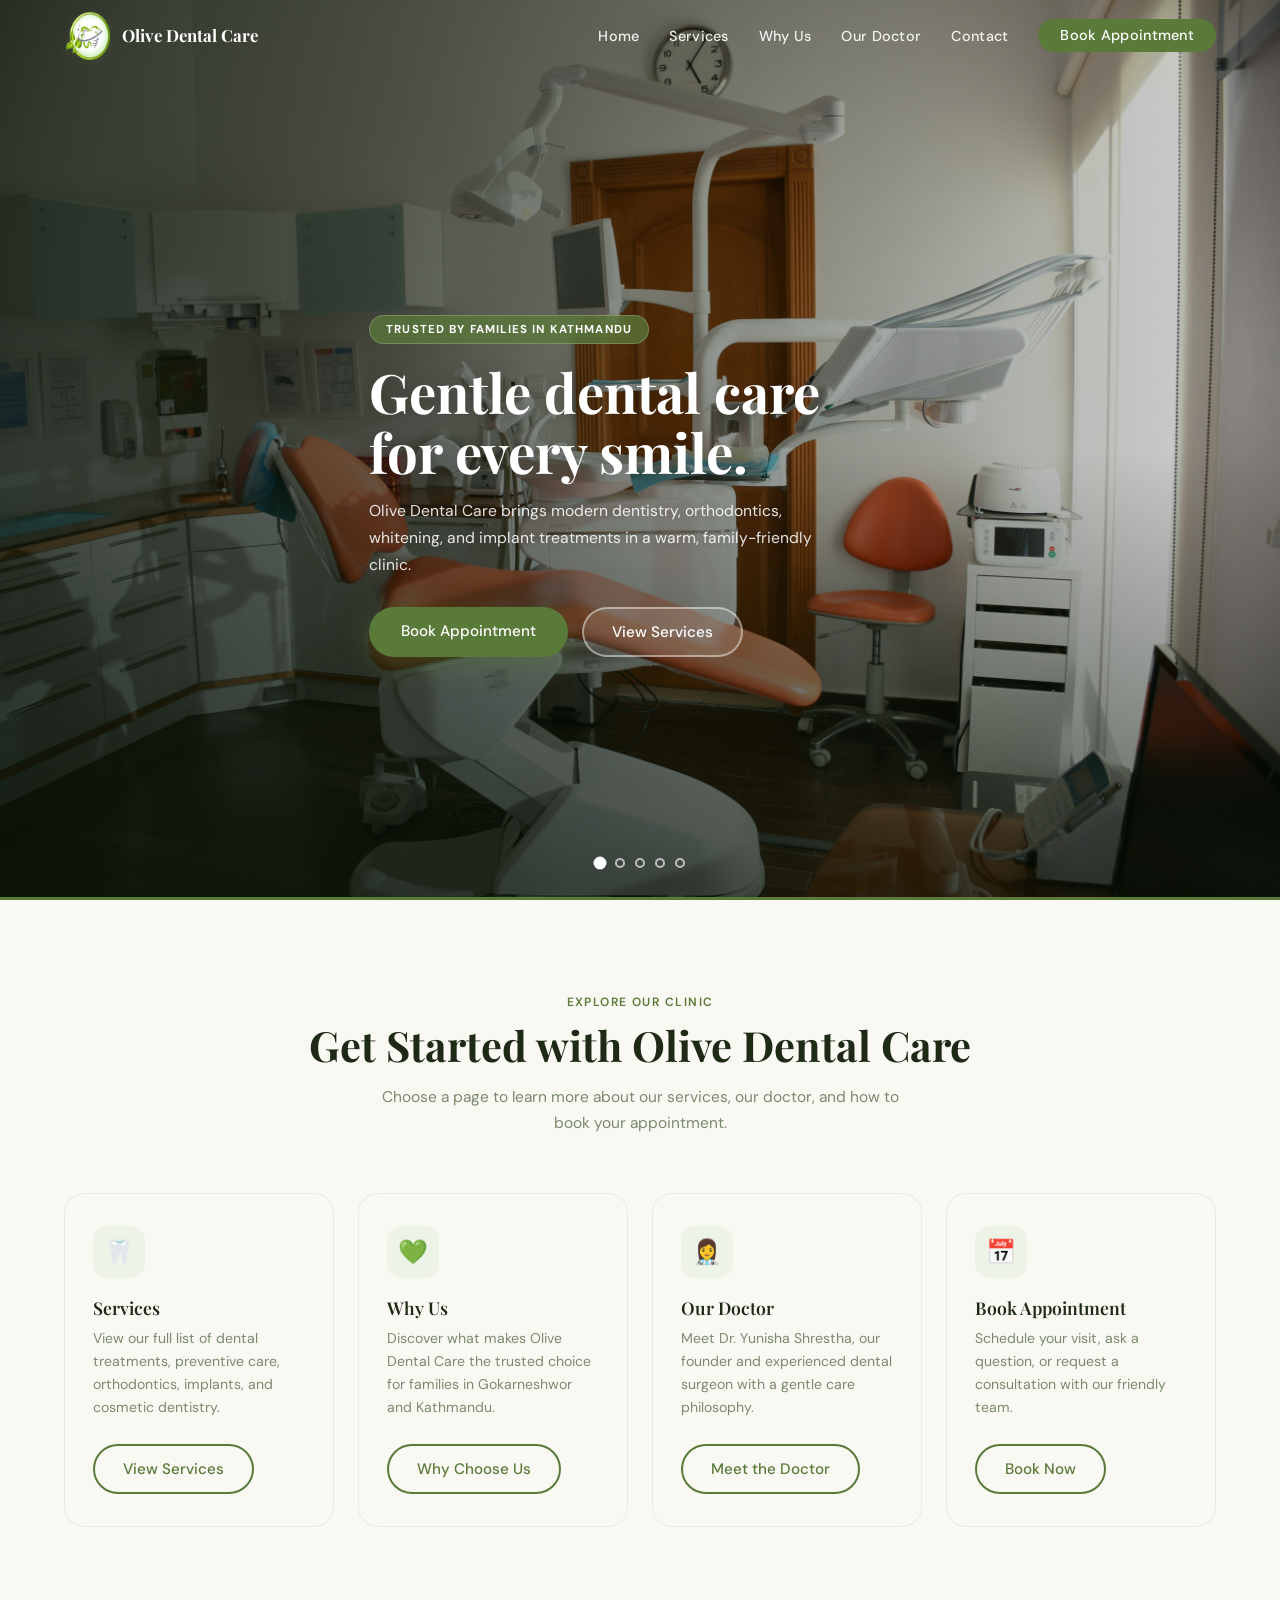
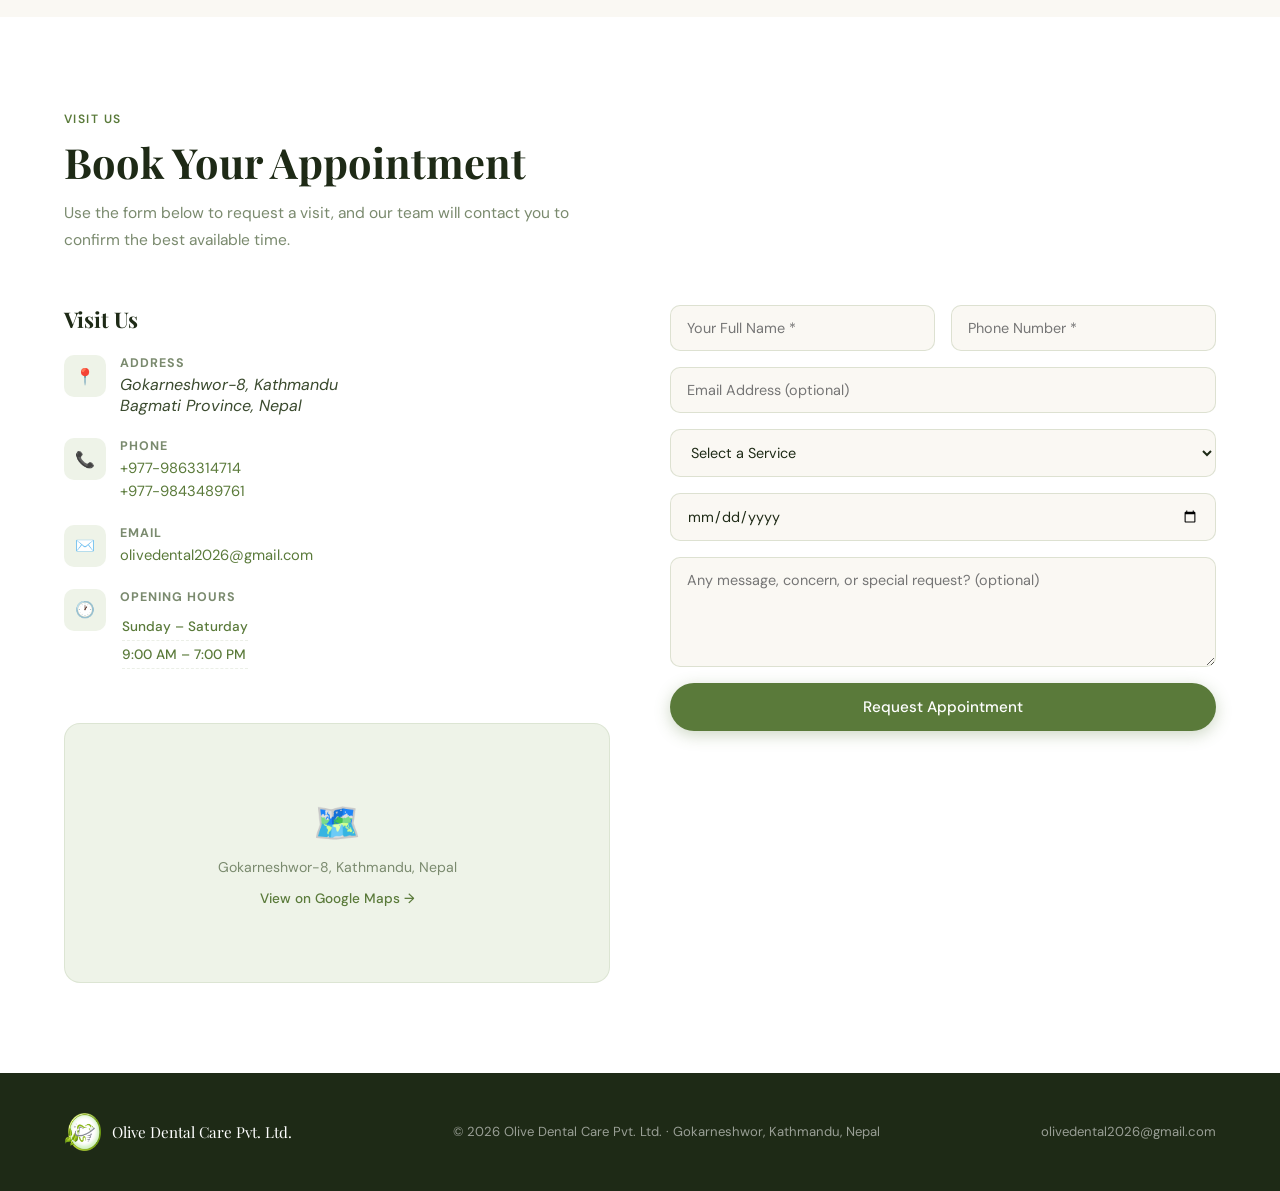
<file: index.html>
<!DOCTYPE html>
<html lang="en">
<head>
  <meta charset="UTF-8" />
  <meta name="google-site-verification" content="mtsyyZ1UPWiDQwqJOBrnK2V1NDoeUWFYy" />
  <meta name="viewport" content="width=device-width, initial-scale=1.0"/>
  <meta name="description" content="Olive Dental Care Pvt. Ltd. in Gokarneshwor, Kathmandu offers family-friendly dental care with modern equipment, orthodontics, implants, whitening, and preventive dentistry."/>
  <meta name="robots" content="index, follow"/>  <title>Olive Dental Care Pvt. Ltd. | Gokarneshwor, Kathmandu</title>
  <link rel="preconnect" href="https://fonts.googleapis.com"/>
  <link rel="preconnect" href="https://fonts.gstatic.com" crossorigin/>
  <link href="https://fonts.googleapis.com/css2?family=Playfair+Display:ital,wght@0,400;0,600;0,700;1,400&family=DM+Sans:wght@300;400;500&display=swap" rel="stylesheet"/>
  <link rel="canonical" href="https://www.olivedental.com.np/"/>
  <meta property="og:title" content="Olive Dental Care Pvt. Ltd. | Gokarneshwor, Kathmandu"/>
  <meta property="og:description" content="Family-friendly dental clinic in Gokarneshwor, Kathmandu offering modern dentistry, orthodontics, whitening, implants and preventive care."/>
  <meta property="og:type" content="website"/>
  <meta property="og:url" content="https://www.olivedental.com.np/"/>
  <meta property="og:image" content="https://www.olivedental.com.np/assets/logo.png"/>
  <meta name="twitter:card" content="summary_large_image"/>
  <meta name="twitter:title" content="Olive Dental Care Pvt. Ltd. | Gokarneshwor, Kathmandu"/>
  <meta name="twitter:description" content="Family-friendly dental clinic in Gokarneshwor, Kathmandu offering modern dentistry, orthodontics, whitening, implants and preventive care."/>
  <link rel="stylesheet" href="style.css"/>
  <script type="application/ld+json">
  {
    "@context": "https://schema.org",
    "@type": "Dentist",
    "name": "Olive Dental Care Pvt. Ltd.",
    "description": "Family-friendly dental clinic in Gokarneshwor, Kathmandu offering modern dentistry, orthodontics, whitening, implants, root canals and preventive care.",
    "address": {
      "@type": "PostalAddress",
      "streetAddress": "Gokarneshwor-8",
      "addressLocality": "Kathmandu",
      "addressRegion": "Bagmati Province",
      "addressCountry": "NP"
    },
    "telephone": "+977-9863314714",
    "email": "olivedental2026@gmail.com",
    "openingHours": ["Mo-Sa 09:00-19:00", "Su 09:00-19:00"],
    "areaServed": "Kathmandu"
  }
  </script>
</head>
<body>

<!-- ══════════════════════════════════════
     NAVIGATION
══════════════════════════════════════ -->
<nav id="navbar">
  <a href="index.html" class="nav-logo">
    <img src="assets/logo.png" alt="Olive Dental Care Logo"/>
    <div class="nav-logo-text">
      <strong>Olive Dental Care</strong>
    </div>
  </a>

  <button class="hamburger" id="hamburger" aria-label="Toggle menu">
    <span></span><span></span><span></span>
  </button>

  <ul class="nav-links" id="nav-links">
    <li><a href="index.html">Home</a></li>
    <li><a href="services.html">Services</a></li>
    <li><a href="why-us.html">Why Us</a></li>
    <li><a href="team.html">Our Doctor</a></li>
    <li><a href="contact.html">Contact</a></li>
    <li><a href="contact.html" class="nav-cta">Book Appointment</a></li>
  </ul>
</nav>
<main>

<!-- ══════════════════════════════════════
     HERO
══════════════════════════════════════ -->
<section class="hero" id="home">
  <div class="hero-slider">
    <div class="slide active"><img class="slide-hero1" src="assets/hero-1.jpg" alt="Dentist preparing dental tools for a patient"/></div>
    <div class="slide"><img src="assets/hero-2.jpg" alt="Dental professional reviewing a patient's x-ray"/></div>
    <div class="slide"><img src="assets/hero-3.jpg" alt="Modern dental clinic treatment room"/></div>
    <div class="slide"><img src="assets/hero-4.jpg" alt="Friendly dental team welcoming a patient"/></div>
    <div class="slide"><img src="assets/hero-5.jpg" alt="Patient smiling after dental treatment"/></div>
  </div>
  <div class="hero-content">
    <div class="hero-chip">Trusted by families in Kathmandu</div>
    <h1>Gentle dental care<br/>for every smile.</h1>
    <p>Olive Dental Care brings modern dentistry, orthodontics, whitening, and implant treatments in a warm, family-friendly clinic.</p>
    <div class="hero-actions">
      <a href="#contact" class="btn-primary">Book Appointment</a>
      <a href="services.html" class="btn-outline">View Services</a>
    </div>
  </div>
  <div class="hero-dots">
    <button class="slide-dot active" aria-label="Show image 1"></button>
    <button class="slide-dot" aria-label="Show image 2"></button>
    <button class="slide-dot" aria-label="Show image 3"></button>
    <button class="slide-dot" aria-label="Show image 4"></button>
    <button class="slide-dot" aria-label="Show image 5"></button>
  </div>
  <div class="hero-progress" id="hero-progress"></div>
</section>

<!-- ══════════════════════════════════════
     EXPLORE
══════════════════════════════════════ -->
<section id="explore">
  <div class="services-header reveal">
    <span class="section-label">Explore Our Clinic</span>
    <h2 class="section-title">Get Started with Olive Dental Care</h2>
    <p class="section-sub">Choose a page to learn more about our services, our doctor, and how to book your appointment.</p>
  </div>

  <div class="services-grid">
    <div class="service-card reveal">
      <div class="service-icon">🦷</div>
      <h3>Services</h3>
      <p>View our full list of dental treatments, preventive care, orthodontics, implants, and cosmetic dentistry.</p>
      <a href="services.html" class="btn-outline">View Services</a>
    </div>
    <div class="service-card reveal">
      <div class="service-icon">💚</div>
      <h3>Why Us</h3>
      <p>Discover what makes Olive Dental Care the trusted choice for families in Gokarneshwor and Kathmandu.</p>
      <a href="why-us.html" class="btn-outline">Why Choose Us</a>
    </div>
    <div class="service-card reveal">
      <div class="service-icon">👩‍⚕️</div>
      <h3>Our Doctor</h3>
      <p>Meet Dr. Yunisha Shrestha, our founder and experienced dental surgeon with a gentle care philosophy.</p>
      <a href="team.html" class="btn-outline">Meet the Doctor</a>
    </div>
    <div class="service-card reveal">
      <div class="service-icon">📅</div>
      <h3>Book Appointment</h3>
      <p>Schedule your visit, ask a question, or request a consultation with our friendly team.</p>
      <a href="contact.html" class="btn-outline">Book Now</a>
    </div>
  </div>
</section>
  <section id="contact">
    <div class="reveal">
      <span class="section-label">Visit Us</span>
      <h2 class="section-title">Book Your Appointment</h2>
      <p class="section-sub">Use the form below to request a visit, and our team will contact you to confirm the best available time.</p>
    </div>

    <div class="contact-wrap">
      <div class="contact-info reveal">
        <h3>Visit Us</h3>
        <div class="info-item">
          <div class="info-icon">📍</div>
          <div>
            <h5>Address</h5>
            <address>Gokarneshwor-8, Kathmandu<br/>Bagmati Province, Nepal</address>
          </div>
        </div>
        <div class="info-item">
          <div class="info-icon">📞</div>
          <div>
            <h5>Phone</h5>
            <p>
              <a href="tel:+97701XXXXXXX">+977-9863314714</a><br/>
              <a href="tel:+9779XXXXXXXXX">+977-9843489761</a>
            </p>
          </div>
        </div>
        <div class="info-item">
          <div class="info-icon">✉️</div>
          <div>
            <h5>Email</h5>
            <p><a href="mailto:olivedental2026@gmail.com">olivedental2026@gmail.com</a></p>
          </div>
        </div>
        <div class="info-item">
          <div class="info-icon">🕐</div>
          <div>
            <h5>Opening Hours</h5>
            <table class="hours-table">
              <tr><td>Sunday – Saturday</td></tr>
              <tr><td>9:00 AM – 7:00 PM</td></tr>
            </table>
          </div>
        </div>
        <div class="map-wrap reveal">
          <span>🗺️</span>
          <p>Gokarneshwor-8, Kathmandu, Nepal</p>
          <a href="https://maps.app.goo.gl/W4mNRPkaabusVkdQ7" target="_blank" rel="noopener">
            View on Google Maps →
          </a>
        </div>
      </div>
      <div class="reveal">
        <div class="contact-form" id="appt-form">
          <div class="form-row">
            <input type="text" placeholder="Your Full Name *" id="f-name" required/>
            <input type="tel" placeholder="Phone Number *" id="f-phone" required/>
          </div>
          <input type="email" placeholder="Email Address (optional)" id="f-email"/>
          <select id="f-service">
            <option value="" disabled selected>Select a Service</option>
            <option>General Check-up &amp; Cleaning</option>
            <option>Teeth Whitening</option>
            <option>Dental Filling</option>
            <option>Root Canal Treatment</option>
            <option>Orthodontics / Braces</option>
            <option>Crowns &amp; Bridges</option>
            <option>Dental Implants</option>
            <option>Paediatric Dentistry</option>
            <option>Other / Not Sure</option>
          </select>
          <input type="date" id="f-date"/>
          <textarea placeholder="Any message, concern, or special request? (optional)" id="f-msg"></textarea>
          <button class="btn-primary" onclick="submitForm()" type="button">
            Request Appointment
          </button>
          <div class="form-success" id="form-success">
            ✅ Thank you! We'll call you shortly to confirm your appointment.
          </div>
        </div>
      </div>
    </div>
  </section>
</main>


<!-- ══════════════════════════════════════
     FOOTER
══════════════════════════════════════ -->
<footer>
  <div class="footer-brand">
    <img src="assets/logo.png" alt="Olive Dental Care"/>
    <span>Olive Dental Care Pvt. Ltd.</span>
  </div>
  <p>© 2026 Olive Dental Care Pvt. Ltd. · Gokarneshwor, Kathmandu, Nepal</p>
  <p><a href="mailto:olivedental2026@gmail.com">olivedental2026@gmail.com</a></p>
</footer>


<script src="script.js"></script>
</body>
</html>
</file>
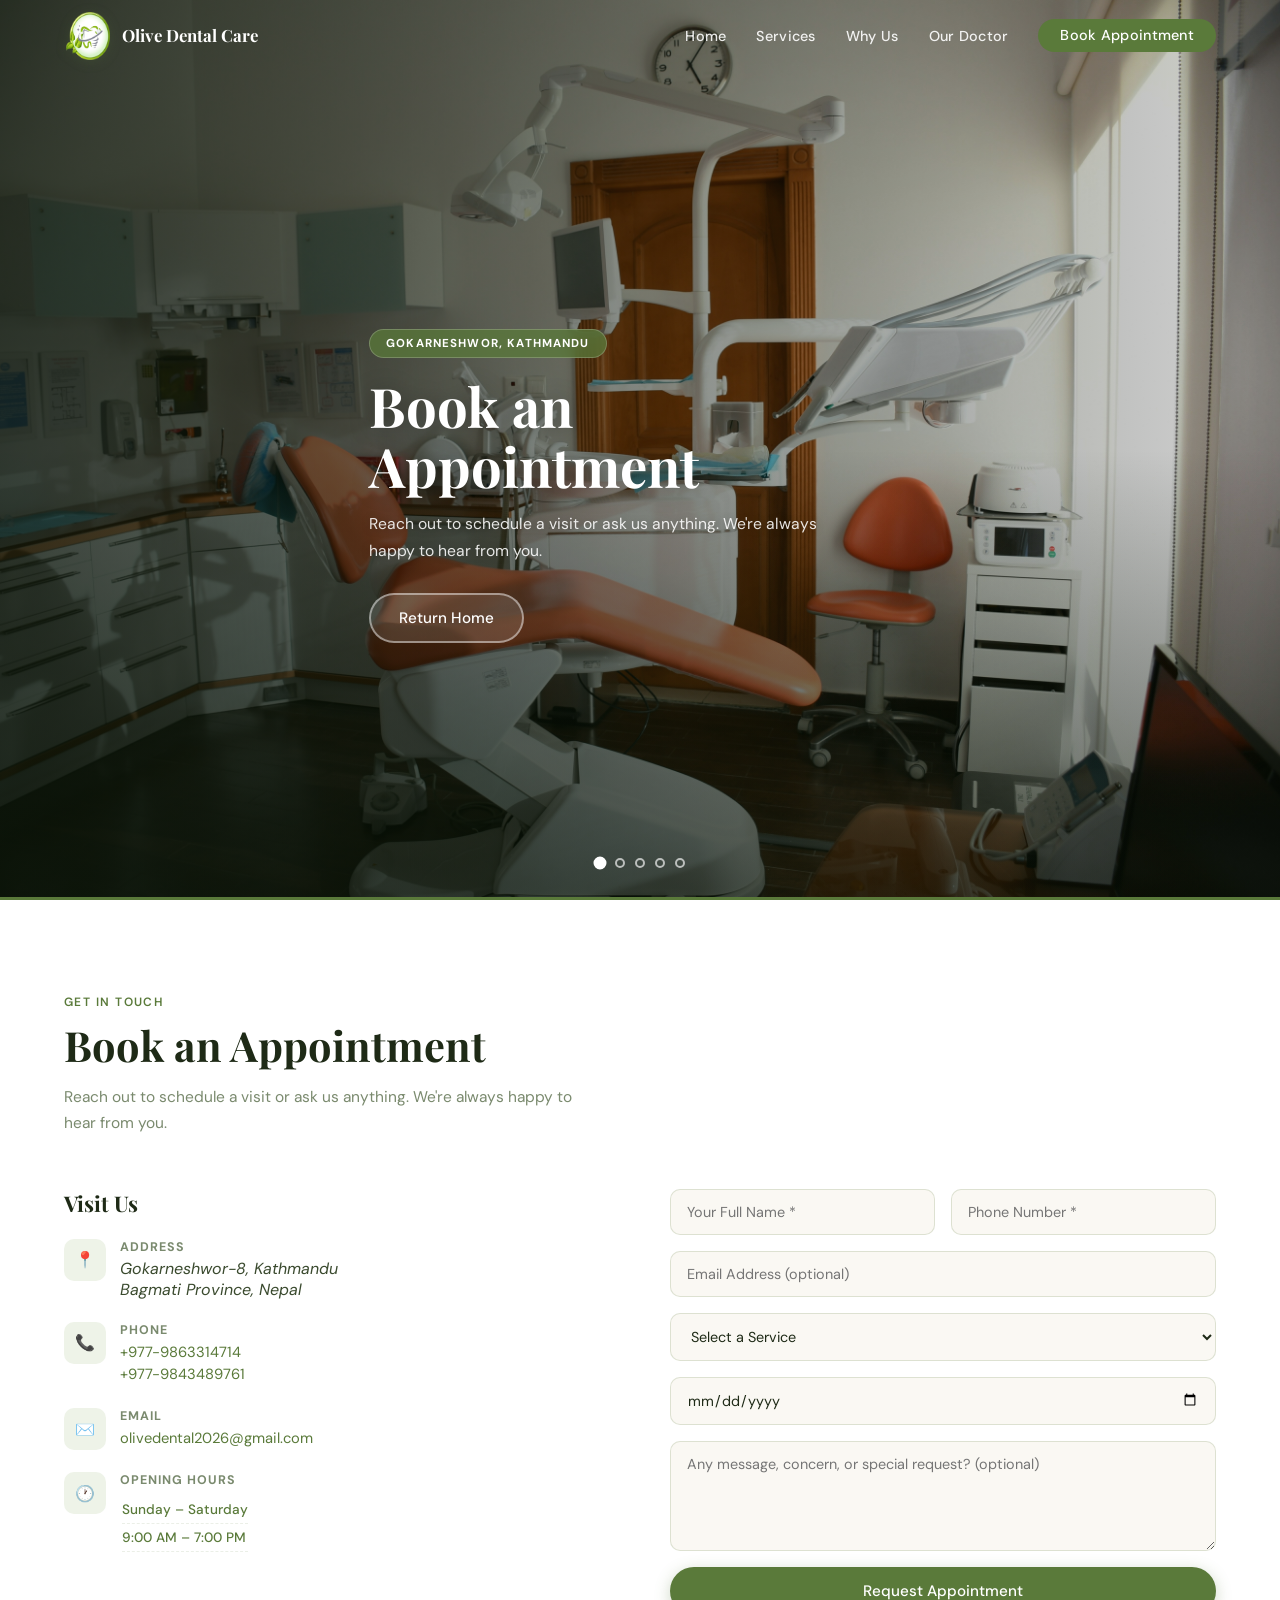
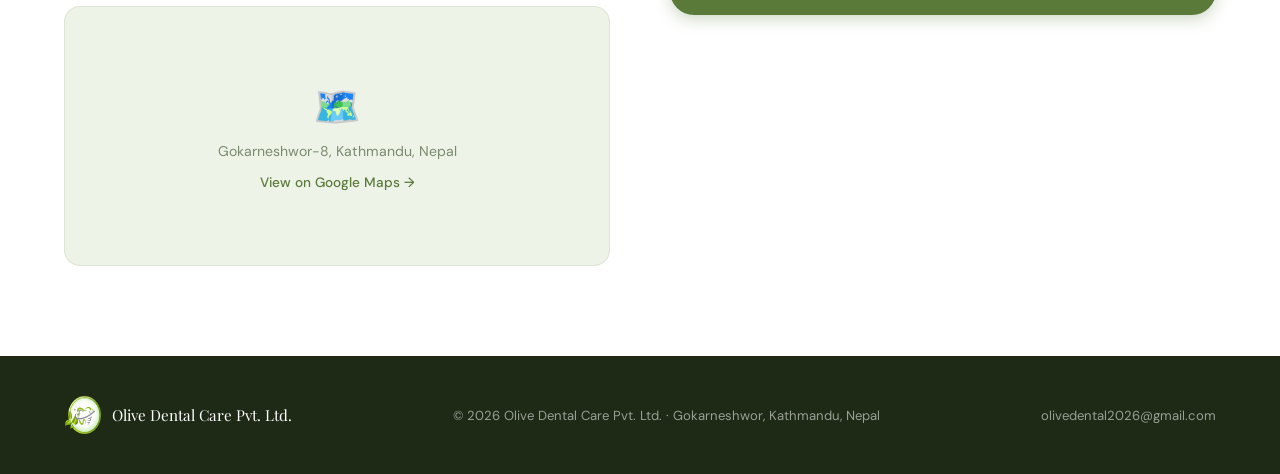
<file: contact.html>
<!DOCTYPE html>
<html lang="en">
<head>
  <meta charset="UTF-8" />
  <meta name="viewport" content="width=device-width, initial-scale=1.0"/>
  <meta name="description" content="Contact Olive Dental Care in Gokarneshwor, Kathmandu to book an appointment or ask about services, opening hours, and location."/>
  <meta name="google-site-verification" content="mtsyyZ1UPWiDQwqJOBrnK2V1NDoeUWFYy" />
  <meta name="robots" content="index, follow"/>
  <title>Contact | Olive Dental Care</title>
  <link rel="preconnect" href="https://fonts.googleapis.com"/>
  <link rel="preconnect" href="https://fonts.gstatic.com" crossorigin/>
  <link href="https://fonts.googleapis.com/css2?family=Playfair+Display:ital,wght@0,400;0,600;0,700;1,400&family=DM+Sans:wght@300;400;500&display=swap" rel="stylesheet"/>
  <link rel="canonical" href="https://www.olivedental.com.np/contact.html"/>
  <meta property="og:title" content="Contact | Olive Dental Care"/>
  <meta property="og:description" content="Contact Olive Dental Care in Gokarneshwor, Kathmandu to book an appointment or ask about services, opening hours, and location."/>
  <meta property="og:type" content="website"/>
  <meta property="og:url" content="https://www.olivedental.com.np/contact.html"/>
  <meta property="og:image" content="https://www.olivedental.com.np/assets/logo.png"/>
  <meta name="twitter:card" content="summary_large_image"/>
  <meta name="twitter:title" content="Contact | Olive Dental Care"/>
  <meta name="twitter:description" content="Contact Olive Dental Care in Gokarneshwor, Kathmandu to book an appointment or ask about services, opening hours, and location."/>
  <link rel="stylesheet" href="style.css"/>
</head>
<body>
<nav id="navbar">
  <a href="index.html" class="nav-logo">
    <img src="assets/logo.png" alt="Olive Dental Care Logo"/>
    <div class="nav-logo-text">
      <strong>Olive Dental Care</strong>
    </div>
  </a>
  <button class="hamburger" id="hamburger" aria-label="Toggle menu">
    <span></span><span></span><span></span>
  </button>
  <ul class="nav-links" id="nav-links">
    <li><a href="index.html">Home</a></li>
    <li><a href="services.html">Services</a></li>
    <li><a href="why-us.html">Why Us</a></li>
    <li><a href="team.html">Our Doctor</a></li>
    <li><a href="contact.html" class="nav-cta">Book Appointment</a></li>
  </ul>
</nav>
<main>
<section class="hero" id="home">
  <div class="hero-slider">
    <div class="slide active"><img class="slide-hero1" src="assets/hero-1.jpg" alt="Dentist preparing dental tools for a patient"/></div>
    <div class="slide"><img src="assets/hero-2.jpg" alt="Dental professional reviewing a patient's x-ray"/></div>
    <div class="slide"><img src="assets/hero-3.jpg" alt="Modern dental clinic treatment room"/></div>
    <div class="slide"><img src="assets/hero-4.jpg" alt="Friendly dental team welcoming a patient"/></div>
    <div class="slide"><img src="assets/hero-5.jpg" alt="Patient smiling after dental treatment"/></div>
  </div>
  <div class="hero-content">
    <div class="hero-badge">Gokarneshwor, Kathmandu</div>
    <h1>Book an Appointment</h1>
    <p>Reach out to schedule a visit or ask us anything. We're always happy to hear from you.</p>
    <div class="hero-actions">
      <a href="index.html" class="btn-outline">Return Home</a>
    </div>
  </div>
  <div class="hero-dots">
    <button class="slide-dot active" aria-label="Show image 1"></button>
    <button class="slide-dot" aria-label="Show image 2"></button>
    <button class="slide-dot" aria-label="Show image 3"></button>
    <button class="slide-dot" aria-label="Show image 4"></button>
    <button class="slide-dot" aria-label="Show image 5"></button>
  </div>
  <div class="hero-progress" id="hero-progress"></div>
</section>

  <section id="contact">
    <div class="reveal">
      <span class="section-label">Get in Touch</span>
      <h2 class="section-title">Book an Appointment</h2>
      <p class="section-sub">Reach out to schedule a visit or ask us anything. We're always happy to hear from you.</p>
    </div>

    <div class="contact-wrap">
      <div class="contact-info reveal">
        <h3>Visit Us</h3>
        <div class="info-item">
          <div class="info-icon">📍</div>
          <div>
            <h5>Address</h5>
            <address>Gokarneshwor-8, Kathmandu<br/>Bagmati Province, Nepal</address>
          </div>
        </div>
        <div class="info-item">
          <div class="info-icon">📞</div>
          <div>
            <h5>Phone</h5>
            <p>
              <a href="tel:+97701XXXXXXX">+977-9863314714</a><br/>
              <a href="tel:+9779XXXXXXXXX">+977-9843489761</a>
            </p>
          </div>
        </div>
        <div class="info-item">
          <div class="info-icon">✉️</div>
          <div>
            <h5>Email</h5>
            <p><a href="mailto:olivedental2026@gmail.com">olivedental2026@gmail.com</a></p>
          </div>
        </div>
        <div class="info-item">
          <div class="info-icon">🕐</div>
          <div>
            <h5>Opening Hours</h5>
            <table class="hours-table">
              <tr><td>Sunday – Saturday</td></tr>
              <tr><td>9:00 AM – 7:00 PM</td></tr>
            </table>
          </div>
        </div>
        <div class="map-wrap reveal">
          <span>🗺️</span>
          <p>Gokarneshwor-8, Kathmandu, Nepal</p>
          <a href="https://maps.app.goo.gl/W4mNRPkaabusVkdQ7" target="_blank" rel="noopener">
            View on Google Maps →
          </a>
        </div>
      </div>
      <div class="reveal">
        <div class="contact-form" id="appt-form">
          <div class="form-row">
            <input type="text" placeholder="Your Full Name *" id="f-name" required/>
            <input type="tel" placeholder="Phone Number *" id="f-phone" required/>
          </div>
          <input type="email" placeholder="Email Address (optional)" id="f-email"/>
          <select id="f-service">
            <option value="" disabled selected>Select a Service</option>
            <option>General Check-up &amp; Cleaning</option>
            <option>Teeth Whitening</option>
            <option>Dental Filling</option>
            <option>Root Canal Treatment</option>
            <option>Orthodontics / Braces</option>
            <option>Crowns &amp; Bridges</option>
            <option>Dental Implants</option>
            <option>Paediatric Dentistry</option>
            <option>Other / Not Sure</option>
          </select>
          <input type="date" id="f-date"/>
          <textarea placeholder="Any message, concern, or special request? (optional)" id="f-msg"></textarea>
          <button class="btn-primary" onclick="submitForm()" type="button">
            Request Appointment
          </button>
          <div class="form-success" id="form-success">
            ✅ Thank you! We'll call you shortly to confirm your appointment.
          </div>
        </div>
      </div>
    </div>
  </section>
</main>
<footer>
  <div class="footer-brand">
    <img src="assets/logo.png" alt="Olive Dental Care"/>
    <span>Olive Dental Care Pvt. Ltd.</span>
  </div>
  <p>© 2026 Olive Dental Care Pvt. Ltd. · Gokarneshwor, Kathmandu, Nepal</p>
  <p><a href="mailto:olivedental2026@gmail.com">olivedental2026@gmail.com</a></p>
</footer>
<script src="script.js"></script>
</body>
</html>
</file>
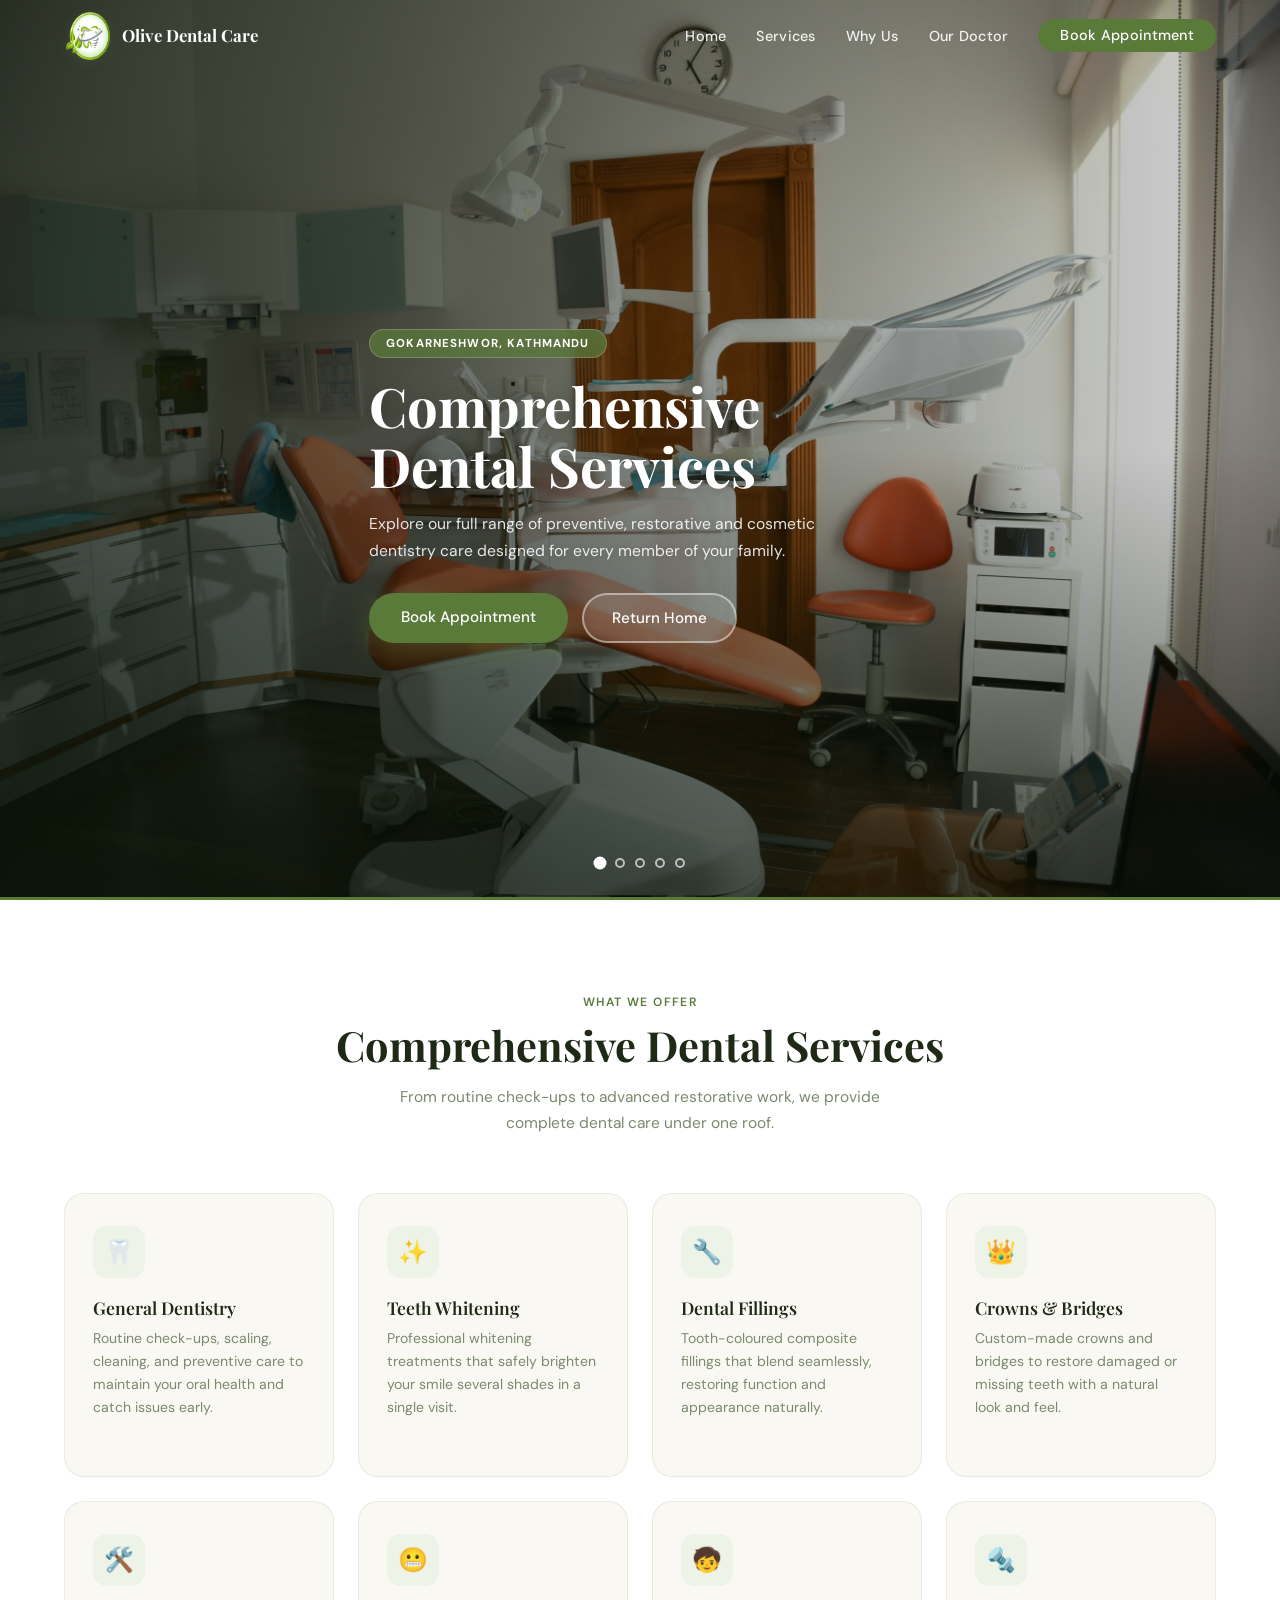
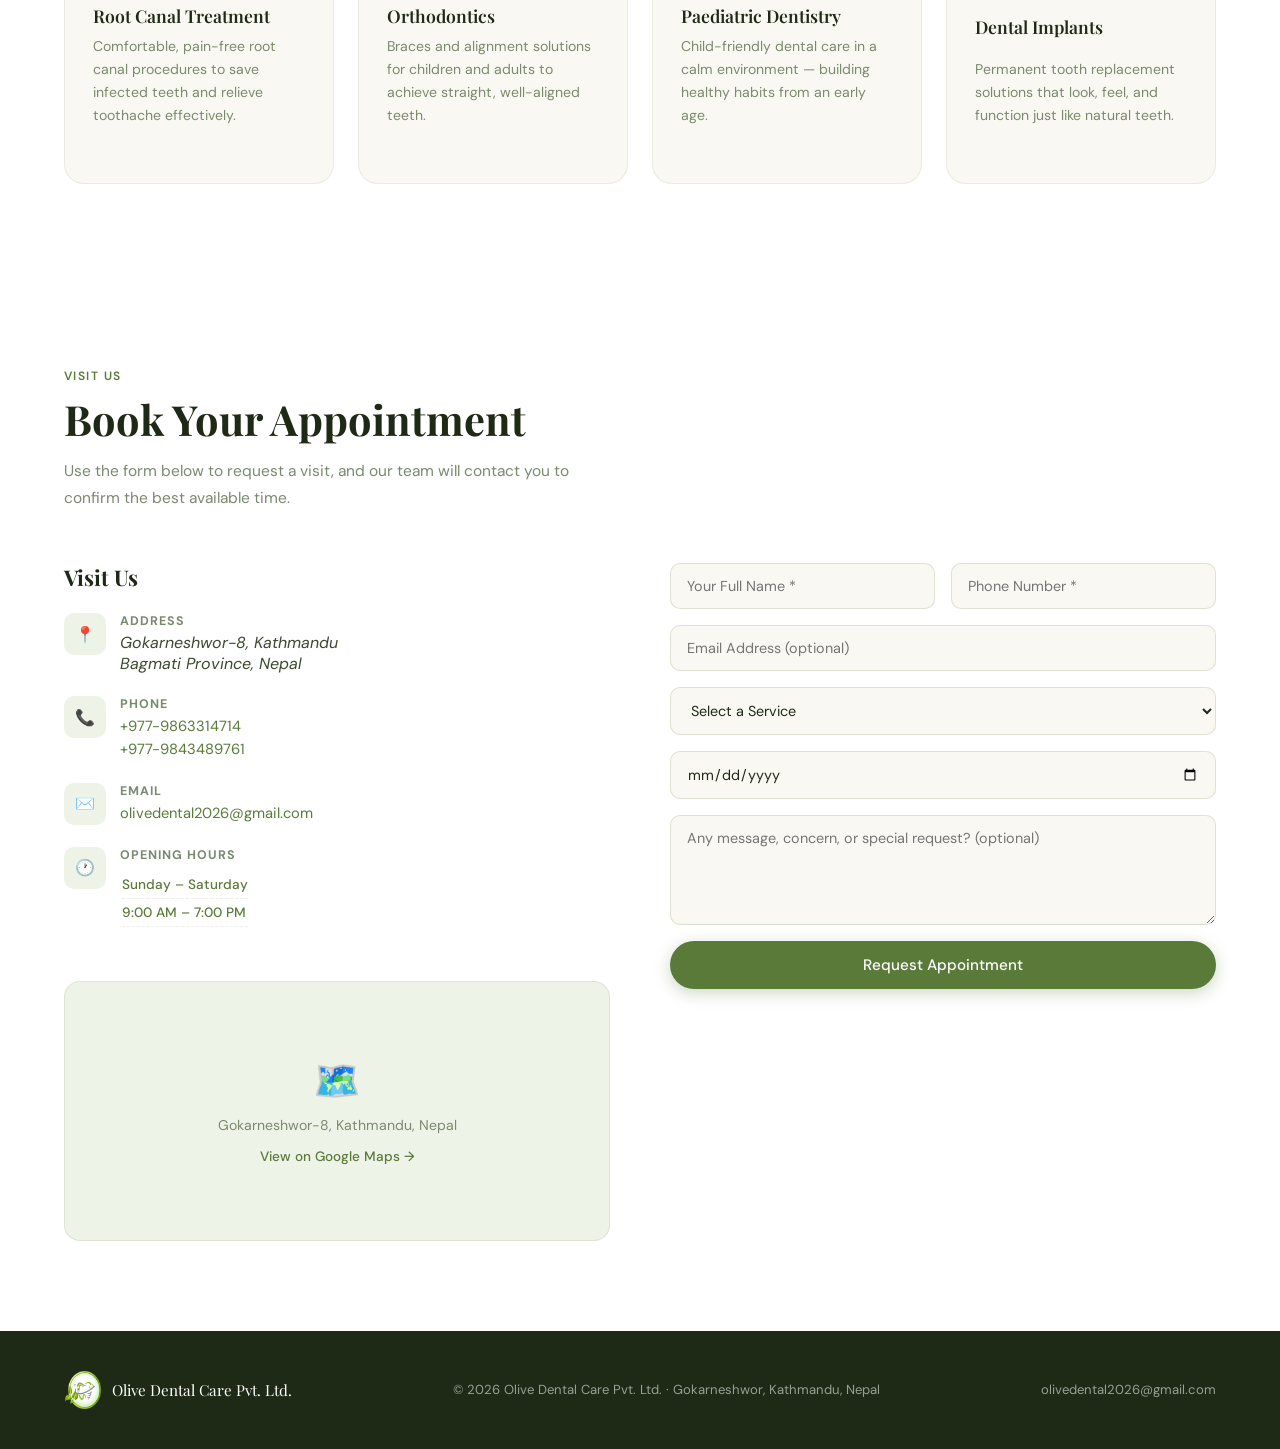
<file: services.html>
<!DOCTYPE html>
<html lang="en">
<head>
  <meta charset="UTF-8" />
  <meta name="viewport" content="width=device-width, initial-scale=1.0"/>
  <meta name="description" content="Discover Olive Dental Care services in Gokarneshwor, Kathmandu including general dentistry, whitening, orthodontics, implants, and restorative care."/>
  <meta name="google-site-verification" content="mtsyyZ1UPWiDQwqJOBrnK2V1NDoeUWFYy" />
  <meta name="robots" content="index, follow"/>
  <title>Services | Olive Dental Care Pvt. Ltd.</title>
  <link rel="preconnect" href="https://fonts.googleapis.com"/>
  <link rel="preconnect" href="https://fonts.gstatic.com" crossorigin/>
  <link href="https://fonts.googleapis.com/css2?family=Playfair+Display:ital,wght@0,400;0,600;0,700;1,400&family=DM+Sans:wght@300;400;500&display=swap" rel="stylesheet"/>
  <link rel="canonical" href="https://www.olivedental.com.np/services.html"/>
  <meta property="og:title" content="Services | Olive Dental Care Pvt. Ltd."/>
  <meta property="og:description" content="Discover Olive Dental Care services: general dentistry, whitening, orthodontics, implants, root canal and restorative care in Kathmandu."/>
  <meta property="og:type" content="website"/>
  <meta property="og:url" content="https://www.olivedental.com.np/services.html"/>
  <meta property="og:image" content="https://www.olivedental.com.np/assets/logo.png"/>
  <meta name="twitter:card" content="summary_large_image"/>
  <meta name="twitter:title" content="Services | Olive Dental Care Pvt. Ltd."/>
  <meta name="twitter:description" content="Discover Olive Dental Care services: general dentistry, whitening, orthodontics, implants, root canal and restorative care in Kathmandu."/>
  <link rel="stylesheet" href="style.css"/>
</head>
<body>
<nav id="navbar">
  <a href="index.html" class="nav-logo">
    <img src="assets/logo.png" alt="Olive Dental Care Logo"/>
    <div class="nav-logo-text">
      <strong>Olive Dental Care</strong>
    </div>
  </a>
  <button class="hamburger" id="hamburger" aria-label="Toggle menu">
    <span></span><span></span><span></span>
  </button>
  <ul class="nav-links" id="nav-links">
    <li><a href="index.html">Home</a></li>
    <li><a href="services.html">Services</a></li>
    <li><a href="why-us.html">Why Us</a></li>
    <li><a href="team.html">Our Doctor</a></li>
    <li><a href="contact.html" class="nav-cta">Book Appointment</a></li>
  </ul>
</nav>
<main>
<section class="hero" id="home">
  <div class="hero-slider">
    <div class="slide active"><img class="slide-hero1" src="assets/hero-1.jpg" alt="Dentist preparing dental tools for a patient"/></div>
    <div class="slide"><img src="assets/hero-2.jpg" alt="Dental professional reviewing a patient's x-ray"/></div>
    <div class="slide"><img src="assets/hero-3.jpg" alt="Modern dental clinic treatment room"/></div>
    <div class="slide"><img src="assets/hero-4.jpg" alt="Friendly dental team welcoming a patient"/></div>
    <div class="slide"><img src="assets/hero-5.jpg" alt="Patient smiling after dental treatment"/></div>
  </div>
  <div class="hero-content">
    <div class="hero-badge">Gokarneshwor, Kathmandu</div>
    <h1>Comprehensive Dental Services</h1>
    <p>Explore our full range of preventive, restorative and cosmetic dentistry care designed for every member of your family.</p>
    <div class="hero-actions">
      <a href="#contact" class="btn-primary">Book Appointment</a>
      <a href="index.html" class="btn-outline">Return Home</a>
    </div>
  </div>
  <div class="hero-dots">
    <button class="slide-dot active" aria-label="Show image 1"></button>
    <button class="slide-dot" aria-label="Show image 2"></button>
    <button class="slide-dot" aria-label="Show image 3"></button>
    <button class="slide-dot" aria-label="Show image 4"></button>
    <button class="slide-dot" aria-label="Show image 5"></button>
  </div>
  <div class="hero-progress" id="hero-progress"></div>
</section>

  <section id="services">
    <div class="services-header reveal">
      <span class="section-label">What We Offer</span>
      <h2 class="section-title">Comprehensive Dental Services</h2>
      <p class="section-sub">From routine check-ups to advanced restorative work, we provide complete dental care under one roof.</p>
    </div>

    <div class="services-grid">
      <div class="service-card reveal">
        <div class="service-icon">🦷</div>
        <h3>General Dentistry</h3>
        <p>Routine check-ups, scaling, cleaning, and preventive care to maintain your oral health and catch issues early.</p>
      </div>
      <div class="service-card reveal">
        <div class="service-icon">✨</div>
        <h3>Teeth Whitening</h3>
        <p>Professional whitening treatments that safely brighten your smile several shades in a single visit.</p>
      </div>
      <div class="service-card reveal">
        <div class="service-icon">🔧</div>
        <h3>Dental Fillings</h3>
        <p>Tooth-coloured composite fillings that blend seamlessly, restoring function and appearance naturally.</p>
      </div>
      <div class="service-card reveal">
        <div class="service-icon">👑</div>
        <h3>Crowns &amp; Bridges</h3>
        <p>Custom-made crowns and bridges to restore damaged or missing teeth with a natural look and feel.</p>
      </div>
      <div class="service-card reveal">
        <div class="service-icon">🛠️</div>
        <h3>Root Canal Treatment</h3>
        <p>Comfortable, pain-free root canal procedures to save infected teeth and relieve toothache effectively.</p>
      </div>
      <div class="service-card reveal">
        <div class="service-icon">😬</div>
        <h3>Orthodontics</h3>
        <p>Braces and alignment solutions for children and adults to achieve straight, well-aligned teeth.</p>
      </div>
      <div class="service-card reveal">
        <div class="service-icon">🧒</div>
        <h3>Paediatric Dentistry</h3>
        <p>Child-friendly dental care in a calm environment — building healthy habits from an early age.</p>
      </div>
      <div class="service-card reveal">
        <div class="service-icon">🔩</div>
        <h3>Dental Implants</h3>
        <p>Permanent tooth replacement solutions that look, feel, and function just like natural teeth.</p>
      </div>
    </div>
  </section>
  <section id="contact">
    <div class="reveal">
      <span class="section-label">Visit Us</span>
      <h2 class="section-title">Book Your Appointment</h2>
      <p class="section-sub">Use the form below to request a visit, and our team will contact you to confirm the best available time.</p>
    </div>

    <div class="contact-wrap">
      <div class="contact-info reveal">
        <h3>Visit Us</h3>
        <div class="info-item">
          <div class="info-icon">📍</div>
          <div>
            <h5>Address</h5>
            <address>Gokarneshwor-8, Kathmandu<br/>Bagmati Province, Nepal</address>
          </div>
        </div>
        <div class="info-item">
          <div class="info-icon">📞</div>
          <div>
            <h5>Phone</h5>
            <p>
              <a href="tel:+97701XXXXXXX">+977-9863314714</a><br/>
              <a href="tel:+9779XXXXXXXXX">+977-9843489761</a>
            </p>
          </div>
        </div>
        <div class="info-item">
          <div class="info-icon">✉️</div>
          <div>
            <h5>Email</h5>
            <p><a href="mailto:olivedental2026@gmail.com">olivedental2026@gmail.com</a></p>
          </div>
        </div>
        <div class="info-item">
          <div class="info-icon">🕐</div>
          <div>
            <h5>Opening Hours</h5>
            <table class="hours-table">
              <tr><td>Sunday – Saturday</td></tr>
              <tr><td>9:00 AM – 7:00 PM</td></tr>
            </table>
          </div>
        </div>
        <div class="map-wrap reveal">
          <span>🗺️</span>
          <p>Gokarneshwor-8, Kathmandu, Nepal</p>
          <a href="https://maps.app.goo.gl/W4mNRPkaabusVkdQ7" target="_blank" rel="noopener">
            View on Google Maps →
          </a>
        </div>
      </div>
      <div class="reveal">
        <div class="contact-form" id="appt-form">
          <div class="form-row">
            <input type="text" placeholder="Your Full Name *" id="f-name" required/>
            <input type="tel" placeholder="Phone Number *" id="f-phone" required/>
          </div>
          <input type="email" placeholder="Email Address (optional)" id="f-email"/>
          <select id="f-service">
            <option value="" disabled selected>Select a Service</option>
            <option>General Check-up &amp; Cleaning</option>
            <option>Teeth Whitening</option>
            <option>Dental Filling</option>
            <option>Root Canal Treatment</option>
            <option>Orthodontics / Braces</option>
            <option>Crowns &amp; Bridges</option>
            <option>Dental Implants</option>
            <option>Paediatric Dentistry</option>
            <option>Other / Not Sure</option>
          </select>
          <input type="date" id="f-date"/>
          <textarea placeholder="Any message, concern, or special request? (optional)" id="f-msg"></textarea>
          <button class="btn-primary" onclick="submitForm()" type="button">
            Request Appointment
          </button>
          <div class="form-success" id="form-success">
            ✅ Thank you! We'll call you shortly to confirm your appointment.
          </div>
        </div>
      </div>
    </div>
  </section>
</main>
<footer>
  <div class="footer-brand">
    <img src="assets/logo.png" alt="Olive Dental Care"/>
    <span>Olive Dental Care Pvt. Ltd.</span>
  </div>
  <p>© 2026 Olive Dental Care Pvt. Ltd. · Gokarneshwor, Kathmandu, Nepal</p>
  <p><a href="mailto:olivedental2026@gmail.com">olivedental2026@gmail.com</a></p>
</footer>
<script src="script.js"></script>
</body>
</html>
</file>
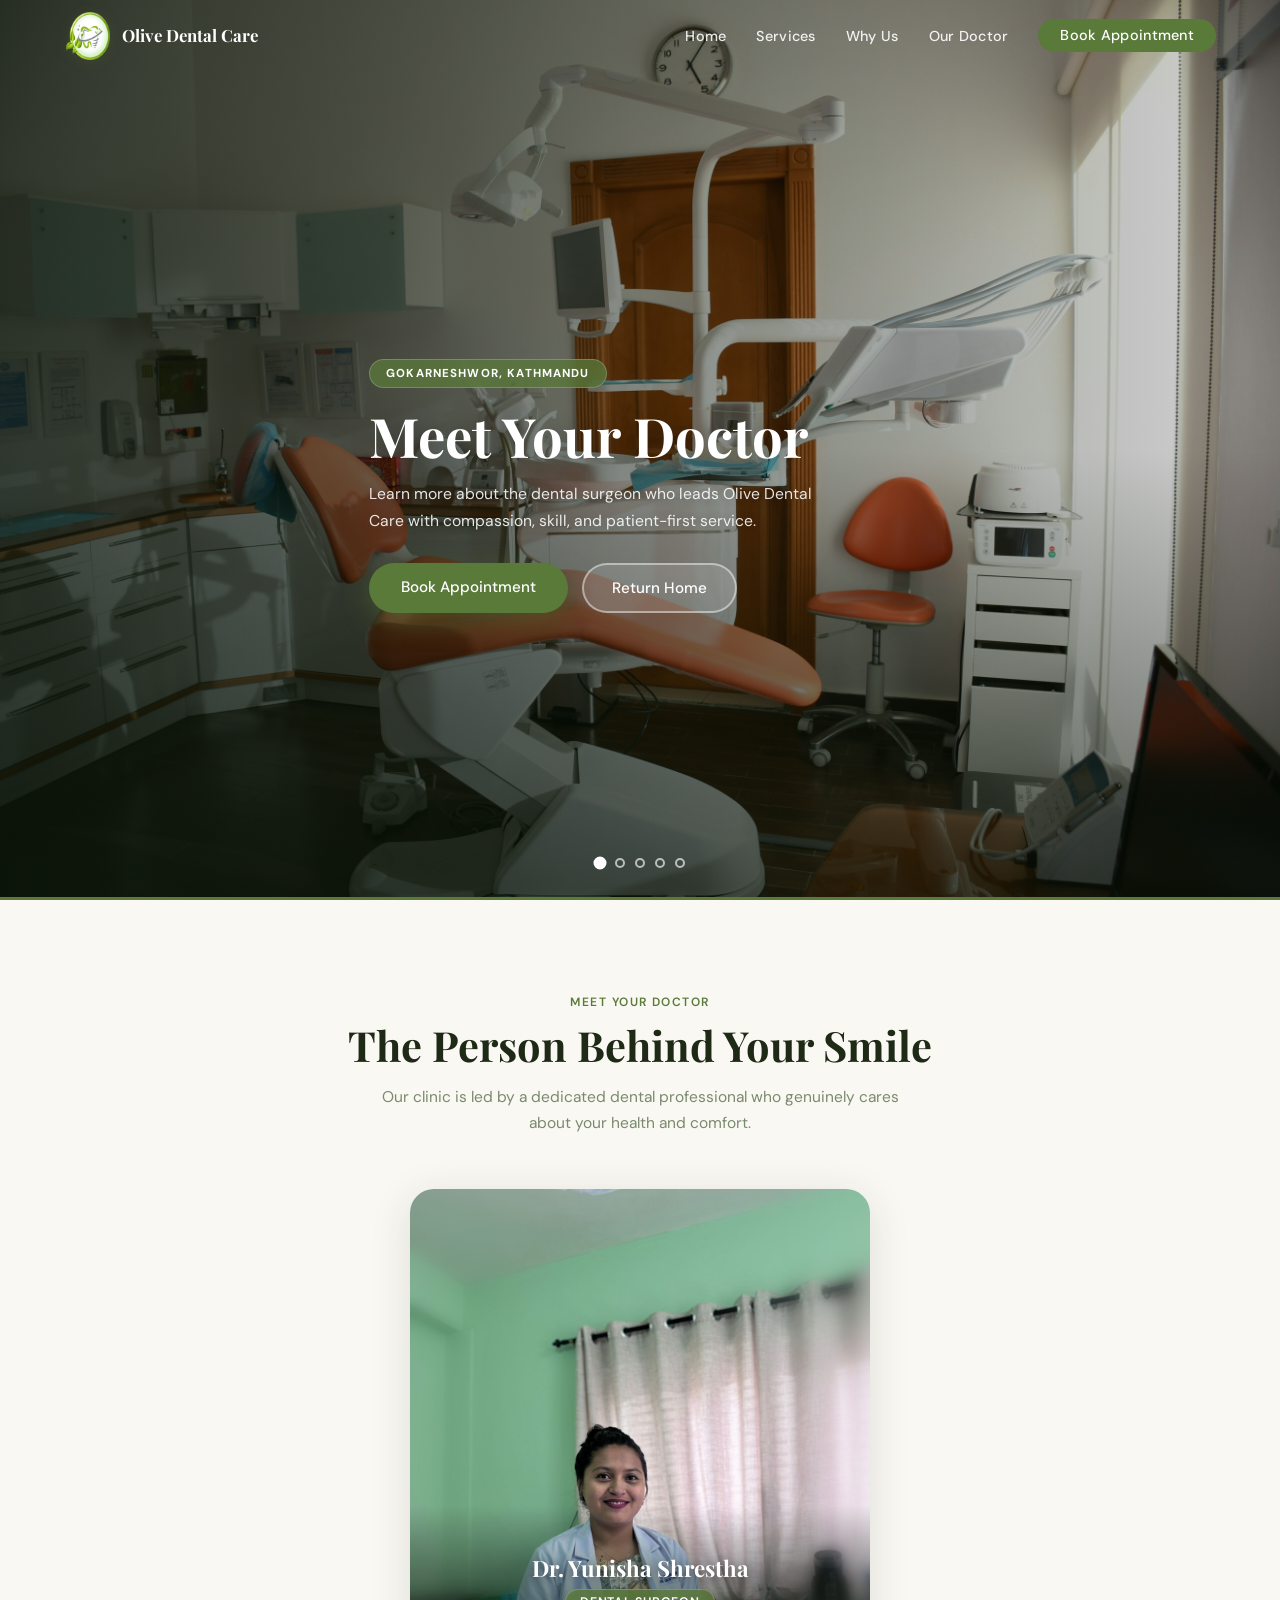
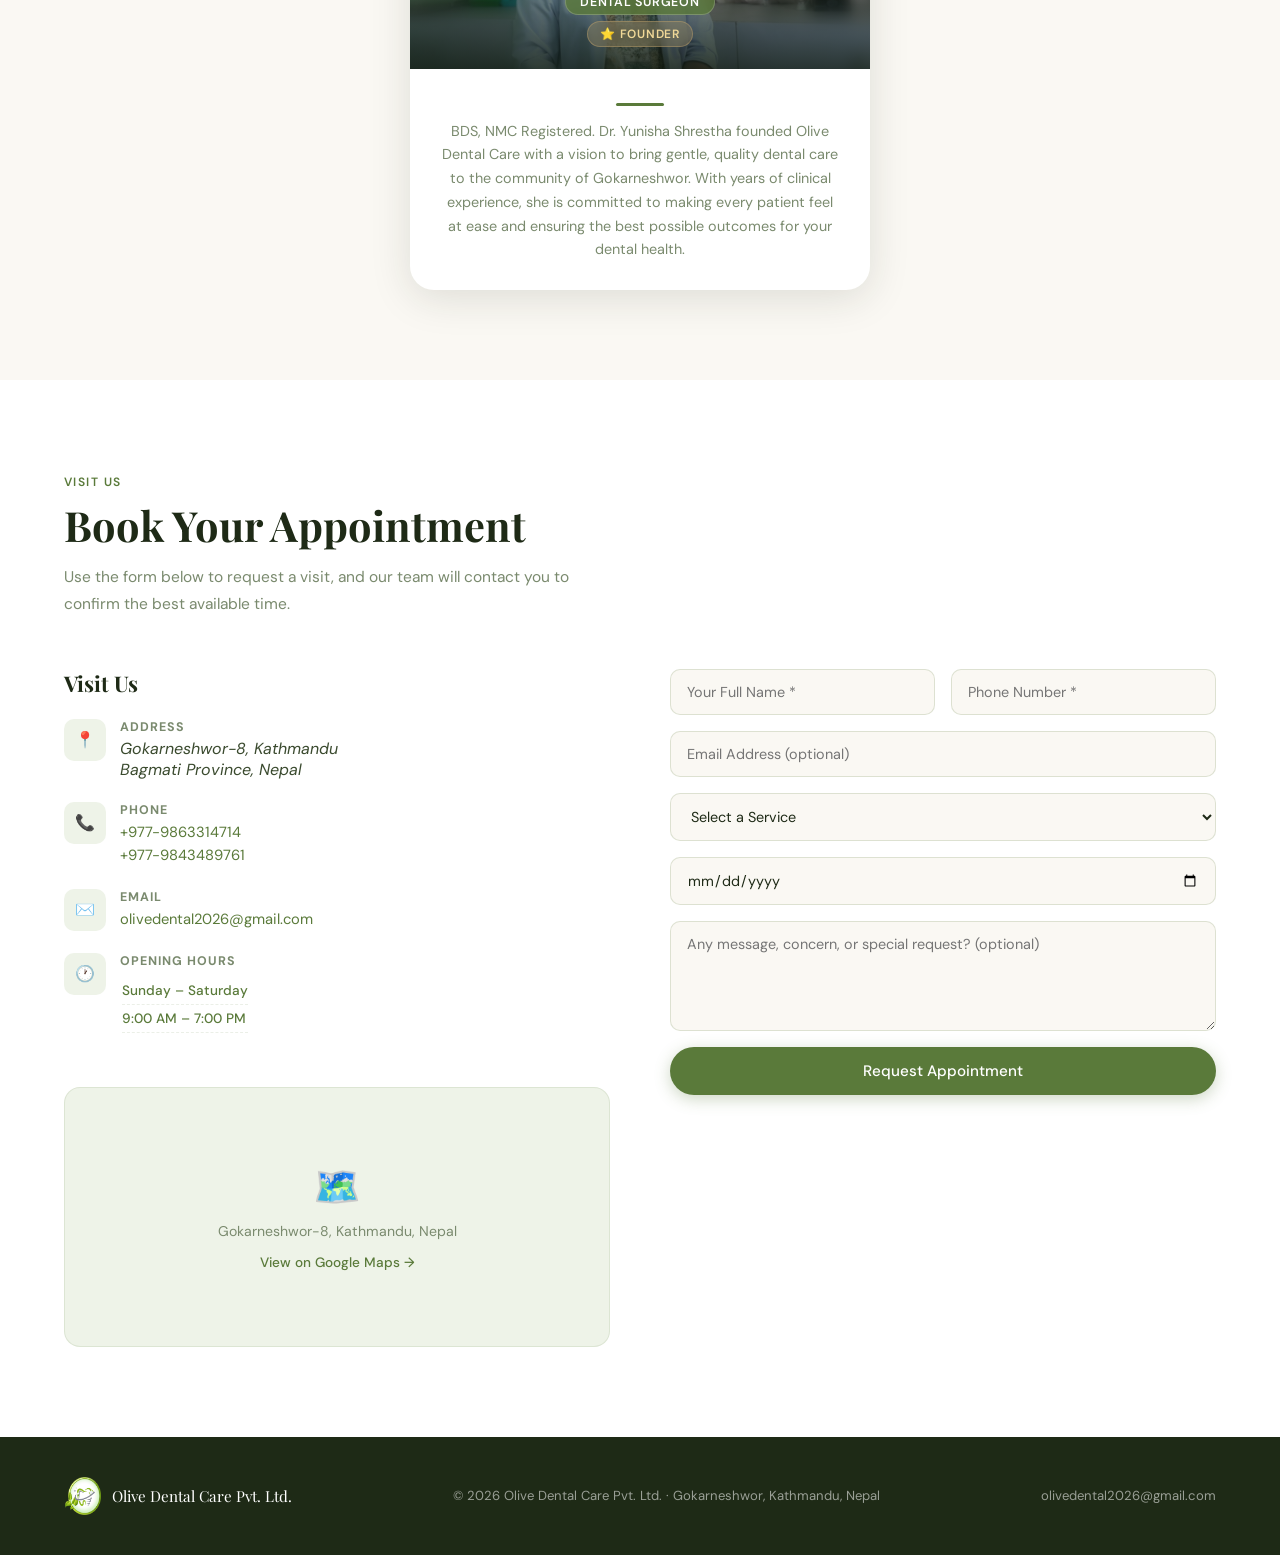
<file: team.html>
<!DOCTYPE html>
<html lang="en">
<head>
  <meta charset="UTF-8" />
  <meta name="viewport" content="width=device-width, initial-scale=1.0"/>
  <meta name="description" content="Meet Dr. Yunisha Shrestha, the dental surgeon and founder of Olive Dental Care in Gokarneshwor, Kathmandu."/>
  <meta name="google-site-verification" content="mtsyyZ1UPWiDQwqJOBrnK2V1NDoeUWFYy" />
  <meta name="robots" content="index, follow"/>
  <title>Our Doctor | Olive Dental Care</title>
  <link rel="preconnect" href="https://fonts.googleapis.com"/>
  <link rel="preconnect" href="https://fonts.gstatic.com" crossorigin/>
  <link href="https://fonts.googleapis.com/css2?family=Playfair+Display:ital,wght@0,400;0,600;0,700;1,400&family=DM+Sans:wght@300;400;500&display=swap" rel="stylesheet"/>
  <link rel="canonical" href="https://www.olivedental.com.np/team.html"/>
  <meta property="og:title" content="Our Doctor | Olive Dental Care"/>
  <meta property="og:description" content="Meet Dr. Yunisha Shrestha, BDS, NMC Registered — dental surgeon and founder of Olive Dental Care in Gokarneshwor, Kathmandu."/>
  <meta property="og:type" content="website"/>
  <meta property="og:url" content="https://www.olivedental.com.np/team.html"/>
  <meta property="og:image" content="https://www.olivedental.com.np/assets/dryunisha.jpeg"/>
  <meta name="twitter:card" content="summary_large_image"/>
  <meta name="twitter:title" content="Our Doctor | Olive Dental Care"/>
  <meta name="twitter:description" content="Meet Dr. Yunisha Shrestha, BDS, NMC Registered — dental surgeon and founder of Olive Dental Care in Gokarneshwor, Kathmandu."/>
  <link rel="stylesheet" href="style.css"/>
</head>
<body>
<nav id="navbar">
  <a href="index.html" class="nav-logo">
    <img src="assets/logo.png" alt="Olive Dental Care Logo"/>
    <div class="nav-logo-text">
      <strong>Olive Dental Care</strong>
    </div>
  </a>
  <button class="hamburger" id="hamburger" aria-label="Toggle menu">
    <span></span><span></span><span></span>
  </button>
  <ul class="nav-links" id="nav-links">
    <li><a href="index.html">Home</a></li>
    <li><a href="services.html">Services</a></li>
    <li><a href="why-us.html">Why Us</a></li>
    <li><a href="team.html">Our Doctor</a></li>
    <li><a href="contact.html" class="nav-cta">Book Appointment</a></li>
  </ul>
</nav>
<main>
<section class="hero" id="home">
  <div class="hero-slider">
    <div class="slide active"><img class="slide-hero1" src="assets/hero-1.jpg" alt="Dentist preparing dental tools for a patient"/></div>
    <div class="slide"><img src="assets/hero-2.jpg" alt="Dental professional reviewing a patient's x-ray"/></div>
    <div class="slide"><img src="assets/hero-3.jpg" alt="Modern dental clinic treatment room"/></div>
    <div class="slide"><img src="assets/hero-4.jpg" alt="Friendly dental team welcoming a patient"/></div>
    <div class="slide"><img src="assets/hero-5.jpg" alt="Patient smiling after dental treatment"/></div>
  </div>
  <div class="hero-content">
    <div class="hero-badge">Gokarneshwor, Kathmandu</div>
    <h1>Meet Your Doctor</h1>
    <p>Learn more about the dental surgeon who leads Olive Dental Care with compassion, skill, and patient-first service.</p>
    <div class="hero-actions">
      <a href="#contact" class="btn-primary">Book Appointment</a>
      <a href="index.html" class="btn-outline">Return Home</a>
    </div>
  </div>
  <div class="hero-dots">
    <button class="slide-dot active" aria-label="Show image 1"></button>
    <button class="slide-dot" aria-label="Show image 2"></button>
    <button class="slide-dot" aria-label="Show image 3"></button>
    <button class="slide-dot" aria-label="Show image 4"></button>
    <button class="slide-dot" aria-label="Show image 5"></button>
  </div>
  <div class="hero-progress" id="hero-progress"></div>
</section>

  <section id="team">
    <div class="reveal" style="text-align:center;">
      <span class="section-label">Meet Your Doctor</span>
      <h2 class="section-title">The Person Behind Your Smile</h2>
      <p class="section-sub" style="margin:0 auto;">Our clinic is led by a dedicated dental professional who genuinely cares about your health and comfort.</p>
    </div>

    <div class="team-center">
      <div class="team-card reveal">
        <div class="team-avatar">
          <img src="assets/dryunisha.jpeg" alt="Dr. Yunisha Shrestha — Dental Surgeon, Olive Dental Care"/>
          <div class="team-avatar-overlay">
            <h4>Dr. Yunisha Shrestha</h4>
            <span class="team-badge">Dental Surgeon</span>
            <span class="founder-tag">⭐ Founder</span>
          </div>
        </div>
        <div class="team-info">
          <div class="team-divider"></div>
          <p>BDS, NMC Registered. Dr. Yunisha Shrestha founded Olive Dental Care with a vision to bring gentle, quality dental care to the community of Gokarneshwor. With years of clinical experience, she is committed to making every patient feel at ease and ensuring the best possible outcomes for your dental health.</p>
        </div>
      </div>
    </div>
  </section>
  <section id="contact">
    <div class="reveal">
      <span class="section-label">Visit Us</span>
      <h2 class="section-title">Book Your Appointment</h2>
      <p class="section-sub">Use the form below to request a visit, and our team will contact you to confirm the best available time.</p>
    </div>

    <div class="contact-wrap">
      <div class="contact-info reveal">
        <h3>Visit Us</h3>
        <div class="info-item">
          <div class="info-icon">📍</div>
          <div>
            <h5>Address</h5>
            <address>Gokarneshwor-8, Kathmandu<br/>Bagmati Province, Nepal</address>
          </div>
        </div>
        <div class="info-item">
          <div class="info-icon">📞</div>
          <div>
            <h5>Phone</h5>
            <p>
              <a href="tel:+97701XXXXXXX">+977-9863314714</a><br/>
              <a href="tel:+9779XXXXXXXXX">+977-9843489761</a>
            </p>
          </div>
        </div>
        <div class="info-item">
          <div class="info-icon">✉️</div>
          <div>
            <h5>Email</h5>
            <p><a href="mailto:olivedental2026@gmail.com">olivedental2026@gmail.com</a></p>
          </div>
        </div>
        <div class="info-item">
          <div class="info-icon">🕐</div>
          <div>
            <h5>Opening Hours</h5>
            <table class="hours-table">
              <tr><td>Sunday – Saturday</td></tr>
              <tr><td>9:00 AM – 7:00 PM</td></tr>
            </table>
          </div>
        </div>
        <div class="map-wrap reveal">
          <span>🗺️</span>
          <p>Gokarneshwor-8, Kathmandu, Nepal</p>
          <a href="https://maps.app.goo.gl/W4mNRPkaabusVkdQ7" target="_blank" rel="noopener">
            View on Google Maps →
          </a>
        </div>
      </div>
      <div class="reveal">
        <div class="contact-form" id="appt-form">
          <div class="form-row">
            <input type="text" placeholder="Your Full Name *" id="f-name" required/>
            <input type="tel" placeholder="Phone Number *" id="f-phone" required/>
          </div>
          <input type="email" placeholder="Email Address (optional)" id="f-email"/>
          <select id="f-service">
            <option value="" disabled selected>Select a Service</option>
            <option>General Check-up &amp; Cleaning</option>
            <option>Teeth Whitening</option>
            <option>Dental Filling</option>
            <option>Root Canal Treatment</option>
            <option>Orthodontics / Braces</option>
            <option>Crowns &amp; Bridges</option>
            <option>Dental Implants</option>
            <option>Paediatric Dentistry</option>
            <option>Other / Not Sure</option>
          </select>
          <input type="date" id="f-date"/>
          <textarea placeholder="Any message, concern, or special request? (optional)" id="f-msg"></textarea>
          <button class="btn-primary" onclick="submitForm()" type="button">
            Request Appointment
          </button>
          <div class="form-success" id="form-success">
            ✅ Thank you! We'll call you shortly to confirm your appointment.
          </div>
        </div>
      </div>
    </div>
  </section>
</main>
<footer>
  <div class="footer-brand">
    <img src="assets/logo.png" alt="Olive Dental Care"/>
    <span>Olive Dental Care Pvt. Ltd.</span>
  </div>
  <p>© 2026 Olive Dental Care Pvt. Ltd. · Gokarneshwor, Kathmandu, Nepal</p>
  <p><a href="mailto:olivedental2026@gmail.com">olivedental2026@gmail.com</a></p>
</footer>
<script src="script.js"></script>
</body>
</html>
</file>
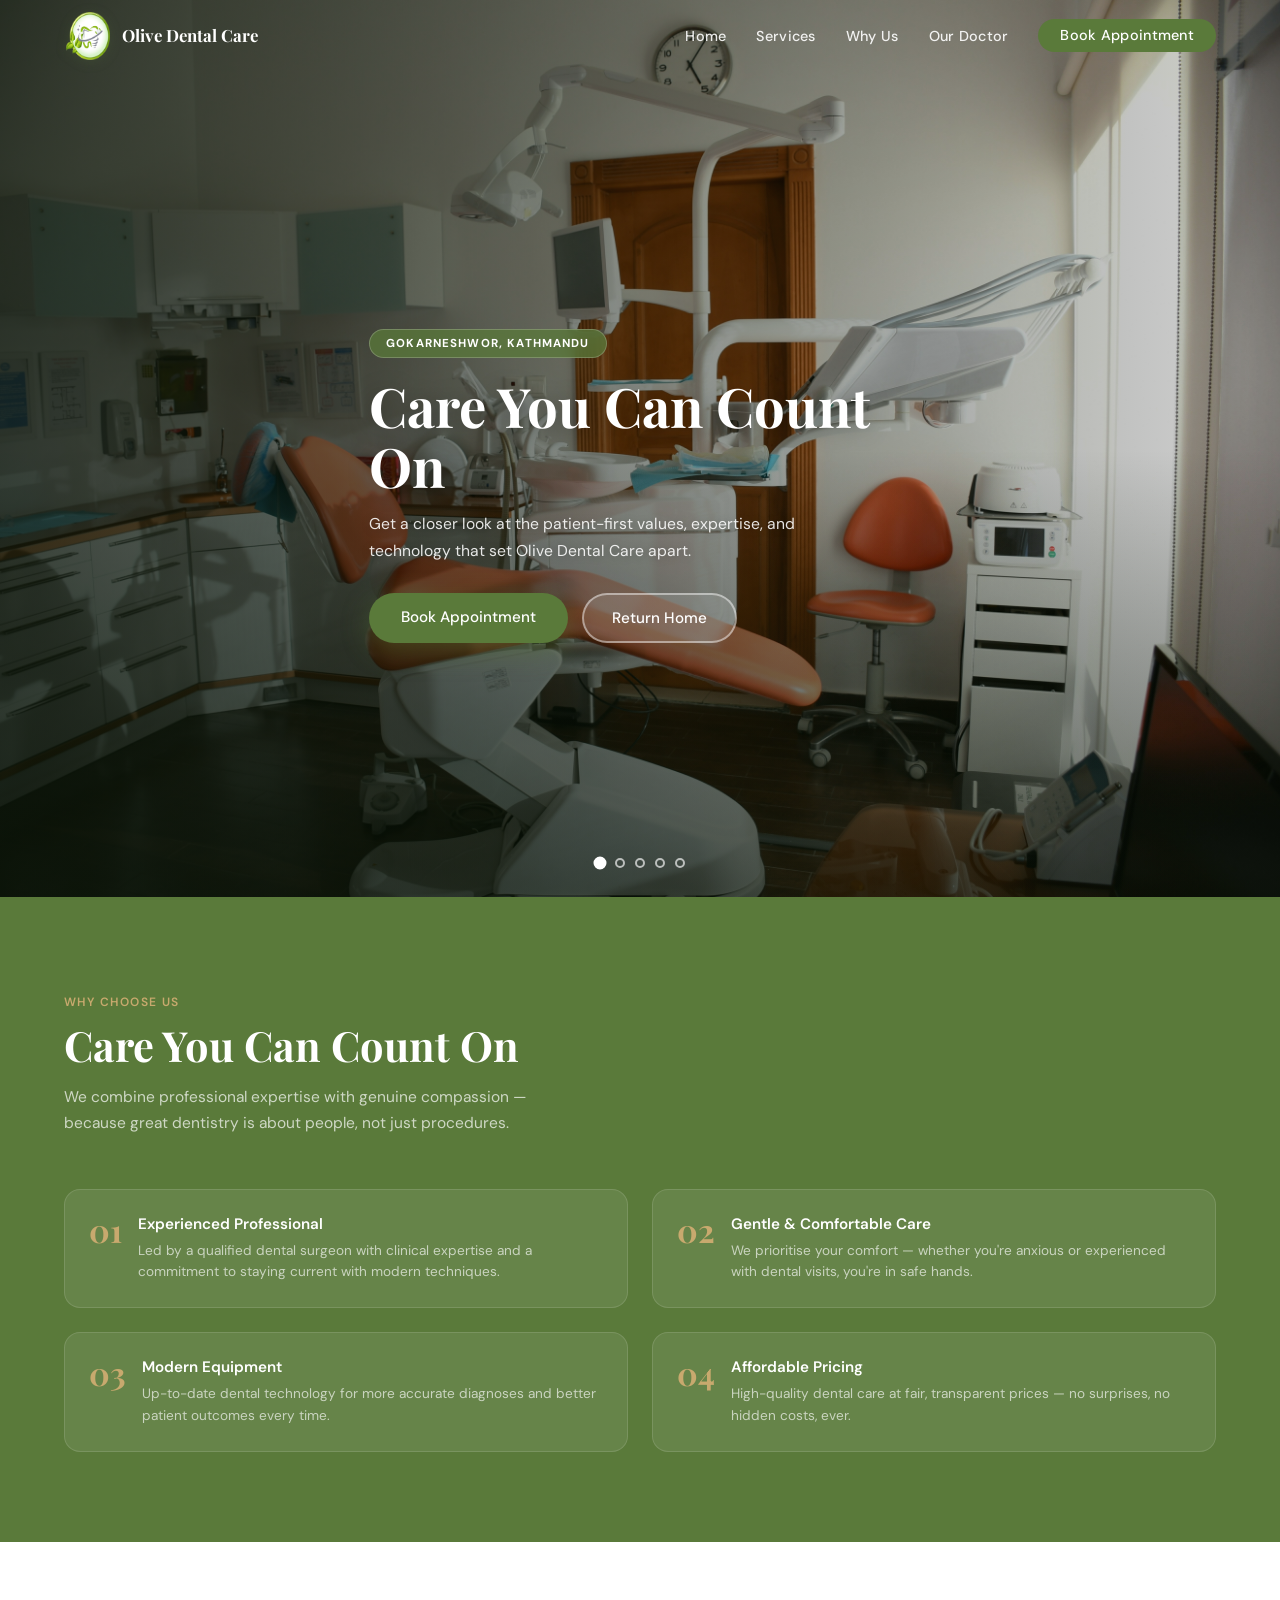
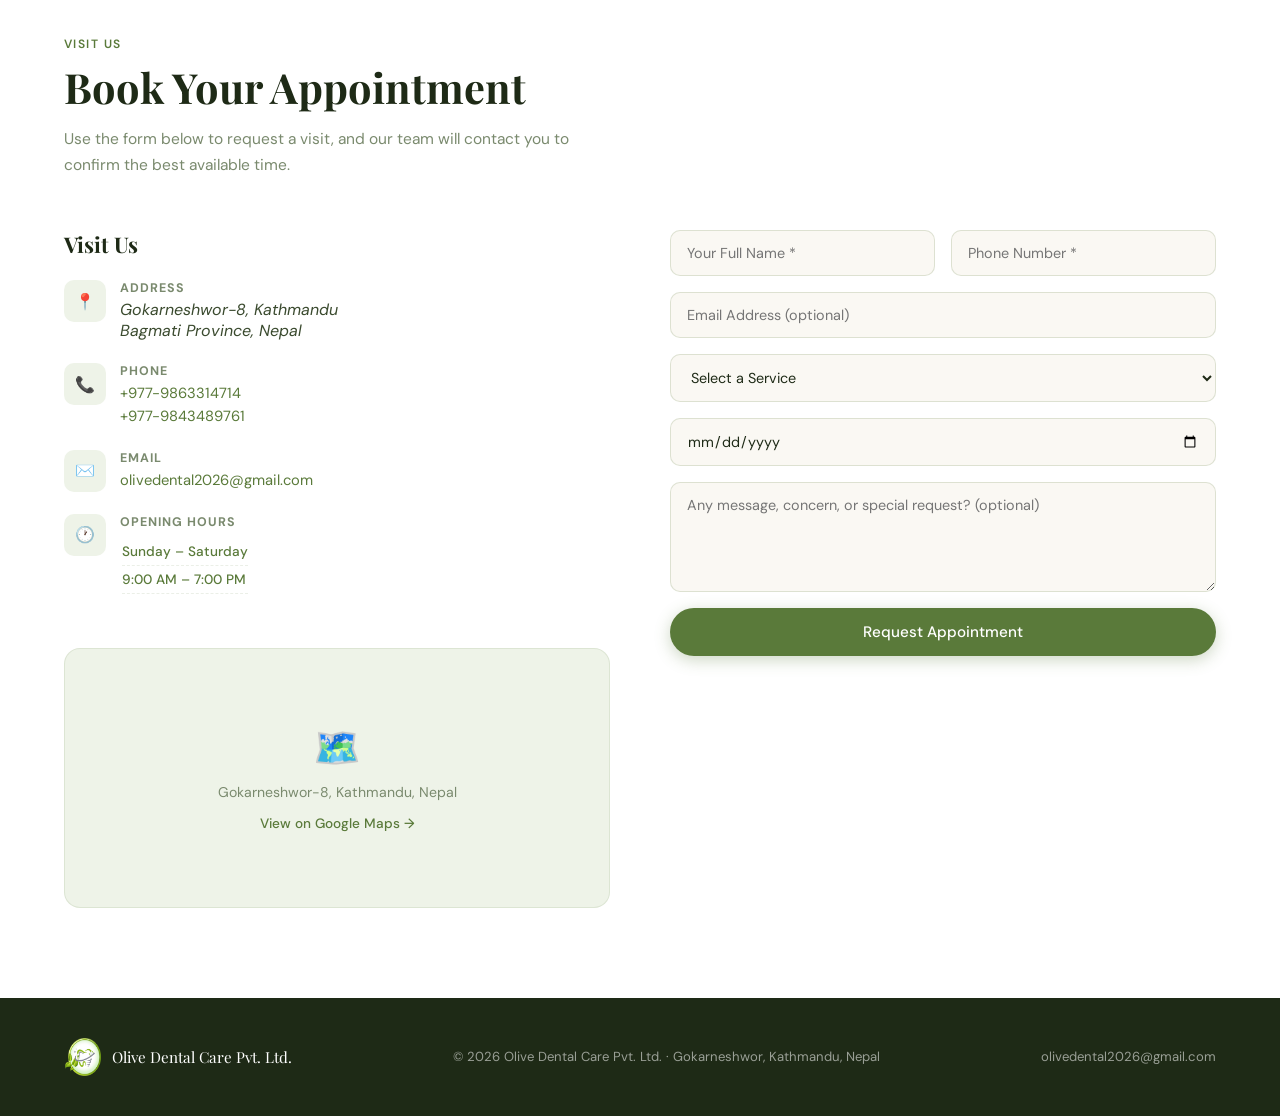
<file: why-us.html>
<!DOCTYPE html>
<html lang="en">
<head>
  <meta charset="UTF-8" />
  <meta name="viewport" content="width=device-width, initial-scale=1.0"/>
  <meta name="description" content="Learn why Olive Dental Care in Gokarneshwor is trusted for gentle, expert dental care with modern technology and affordable pricing."/>
  <meta name="google-site-verification" content="mtsyyZ1UPWiDQwqJOBrnK2V1NDoeUWFYy" />
  <meta name="robots" content="index, follow"/>
  <title>Why Choose Us | Olive Dental Care</title>
  <link rel="preconnect" href="https://fonts.googleapis.com"/>
  <link rel="preconnect" href="https://fonts.gstatic.com" crossorigin/>
  <link href="https://fonts.googleapis.com/css2?family=Playfair+Display:ital,wght@0,400;0,600;0,700;1,400&family=DM+Sans:wght@300;400;500&display=swap" rel="stylesheet"/>
  <link rel="canonical" href="https://www.olivedental.com.np/why-us.html"/>
  <meta property="og:title" content="Why Choose Us | Olive Dental Care"/>
  <meta property="og:description" content="Learn why Olive Dental Care is trusted for gentle, expert dental care with modern technology and affordable pricing in Kathmandu."/>
  <meta property="og:type" content="website"/>
  <meta property="og:url" content="https://www.olivedental.com.np/why-us.html"/>
  <meta property="og:image" content="https://www.olivedental.com.np/assets/logo.png"/>
  <meta name="twitter:card" content="summary_large_image"/>
  <meta name="twitter:title" content="Why Choose Us | Olive Dental Care"/>
  <meta name="twitter:description" content="Learn why Olive Dental Care is trusted for gentle, expert dental care with modern technology and affordable pricing in Kathmandu."/>
  <link rel="stylesheet" href="style.css"/>
</head>
<body>
<nav id="navbar">
  <a href="index.html" class="nav-logo">
    <img src="assets/logo.png" alt="Olive Dental Care Logo"/>
    <div class="nav-logo-text">
      <strong>Olive Dental Care</strong>
    </div>
  </a>
  <button class="hamburger" id="hamburger" aria-label="Toggle menu">
    <span></span><span></span><span></span>
  </button>
  <ul class="nav-links" id="nav-links">
    <li><a href="index.html">Home</a></li>
    <li><a href="services.html">Services</a></li>
    <li><a href="why-us.html">Why Us</a></li>
    <li><a href="team.html">Our Doctor</a></li>
    <li><a href="contact.html" class="nav-cta">Book Appointment</a></li>
  </ul>
</nav>
<main>
<section class="hero" id="home">
  <div class="hero-slider">
    <div class="slide active"><img class="slide-hero1" src="assets/hero-1.jpg" alt="Dentist preparing dental tools for a patient"/></div>
    <div class="slide"><img src="assets/hero-2.jpg" alt="Dental professional reviewing a patient's x-ray"/></div>
    <div class="slide"><img src="assets/hero-3.jpg" alt="Modern dental clinic treatment room"/></div>
    <div class="slide"><img src="assets/hero-4.jpg" alt="Friendly dental team welcoming a patient"/></div>
    <div class="slide"><img src="assets/hero-5.jpg" alt="Patient smiling after dental treatment"/></div>
  </div>
  <div class="hero-content">
    <div class="hero-badge">Gokarneshwor, Kathmandu</div>
    <h1>Care You Can Count On</h1>
    <p>Get a closer look at the patient-first values, expertise, and technology that set Olive Dental Care apart.</p>
    <div class="hero-actions">
      <a href="#contact" class="btn-primary">Book Appointment</a>
      <a href="index.html" class="btn-outline">Return Home</a>
    </div>
  </div>
  <div class="hero-dots">
    <button class="slide-dot active" aria-label="Show image 1"></button>
    <button class="slide-dot" aria-label="Show image 2"></button>
    <button class="slide-dot" aria-label="Show image 3"></button>
    <button class="slide-dot" aria-label="Show image 4"></button>
    <button class="slide-dot" aria-label="Show image 5"></button>
  </div>
  <div class="hero-progress" id="hero-progress"></div>
</section>

  <section id="why">
    <div class="reveal">
      <span class="section-label">Why Choose Us</span>
      <h2 class="section-title">Care You Can Count On</h2>
      <p class="section-sub">We combine professional expertise with genuine compassion — because great dentistry is about people, not just procedures.</p>
    </div>
    <div class="why-grid">
      <div class="why-item reveal">
        <div class="why-num">01</div>
        <div>
          <h4>Experienced Professional</h4>
          <p>Led by a qualified dental surgeon with clinical expertise and a commitment to staying current with modern techniques.</p>
        </div>
      </div>
      <div class="why-item reveal">
        <div class="why-num">02</div>
        <div>
          <h4>Gentle &amp; Comfortable Care</h4>
          <p>We prioritise your comfort — whether you're anxious or experienced with dental visits, you're in safe hands.</p>
        </div>
      </div>
      <div class="why-item reveal">
        <div class="why-num">03</div>
        <div>
          <h4>Modern Equipment</h4>
          <p>Up-to-date dental technology for more accurate diagnoses and better patient outcomes every time.</p>
        </div>
      </div>
      <div class="why-item reveal">
        <div class="why-num">04</div>
        <div>
          <h4>Affordable Pricing</h4>
          <p>High-quality dental care at fair, transparent prices — no surprises, no hidden costs, ever.</p>
        </div>
      </div>
    </div>
  </section>
  <section id="contact">
    <div class="reveal">
      <span class="section-label">Visit Us</span>
      <h2 class="section-title">Book Your Appointment</h2>
      <p class="section-sub">Use the form below to request a visit, and our team will contact you to confirm the best available time.</p>
    </div>

    <div class="contact-wrap">
      <div class="contact-info reveal">
        <h3>Visit Us</h3>
        <div class="info-item">
          <div class="info-icon">📍</div>
          <div>
            <h5>Address</h5>
            <address>Gokarneshwor-8, Kathmandu<br/>Bagmati Province, Nepal</address>
          </div>
        </div>
        <div class="info-item">
          <div class="info-icon">📞</div>
          <div>
            <h5>Phone</h5>
            <p>
              <a href="tel:+97701XXXXXXX">+977-9863314714</a><br/>
              <a href="tel:+9779XXXXXXXXX">+977-9843489761</a>
            </p>
          </div>
        </div>
        <div class="info-item">
          <div class="info-icon">✉️</div>
          <div>
            <h5>Email</h5>
            <p><a href="mailto:olivedental2026@gmail.com">olivedental2026@gmail.com</a></p>
          </div>
        </div>
        <div class="info-item">
          <div class="info-icon">🕐</div>
          <div>
            <h5>Opening Hours</h5>
            <table class="hours-table">
              <tr><td>Sunday – Saturday</td></tr>
              <tr><td>9:00 AM – 7:00 PM</td></tr>
            </table>
          </div>
        </div>
        <div class="map-wrap reveal">
          <span>🗺️</span>
          <p>Gokarneshwor-8, Kathmandu, Nepal</p>
          <a href="https://maps.app.goo.gl/W4mNRPkaabusVkdQ7" target="_blank" rel="noopener">
            View on Google Maps →
          </a>
        </div>
      </div>
      <div class="reveal">
        <div class="contact-form" id="appt-form">
          <div class="form-row">
            <input type="text" placeholder="Your Full Name *" id="f-name" required/>
            <input type="tel" placeholder="Phone Number *" id="f-phone" required/>
          </div>
          <input type="email" placeholder="Email Address (optional)" id="f-email"/>
          <select id="f-service">
            <option value="" disabled selected>Select a Service</option>
            <option>General Check-up &amp; Cleaning</option>
            <option>Teeth Whitening</option>
            <option>Dental Filling</option>
            <option>Root Canal Treatment</option>
            <option>Orthodontics / Braces</option>
            <option>Crowns &amp; Bridges</option>
            <option>Dental Implants</option>
            <option>Paediatric Dentistry</option>
            <option>Other / Not Sure</option>
          </select>
          <input type="date" id="f-date"/>
          <textarea placeholder="Any message, concern, or special request? (optional)" id="f-msg"></textarea>
          <button class="btn-primary" onclick="submitForm()" type="button">
            Request Appointment
          </button>
          <div class="form-success" id="form-success">
            ✅ Thank you! We'll call you shortly to confirm your appointment.
          </div>
        </div>
      </div>
    </div>
  </section>
</main>
<footer>
  <div class="footer-brand">
    <img src="assets/logo.png" alt="Olive Dental Care"/>
    <span>Olive Dental Care Pvt. Ltd.</span>
  </div>
  <p>© 2026 Olive Dental Care Pvt. Ltd. · Gokarneshwor, Kathmandu, Nepal</p>
  <p><a href="mailto:olivedental2026@gmail.com">olivedental2026@gmail.com</a></p>
</footer>
<script src="script.js"></script>
</body>
</html>
</file>
<file: style.css>
/* ═══════════════════════════════════════════════
   Olive Dental Care Pvt. Ltd. — Stylesheet
   ═══════════════════════════════════════════════ */

:root {
  --olive:       #5a7a3a;
  --olive-light: #7da050;
  --olive-pale:  #eef3e8;
  --cream:       #faf8f3;
  --dark:        #1e2a16;
  --text:        #3a4a2e;
  --muted:       #7a8a6e;
  --white:       #ffffff;
  --accent:      #c8a96e;
  --shadow:      0 4px 24px rgba(30,42,22,.10);
}

*, *::before, *::after { box-sizing: border-box; margin: 0; padding: 0; }
html { scroll-behavior: smooth; }

body {
  font-family: 'DM Sans', sans-serif;
  background: var(--cream);
  color: var(--text);
  overflow-x: hidden;
}

/* ── NAV ───────────────────────────────────────── */
nav {
  position: fixed; top: 0; left: 0; right: 0; z-index: 100;
  display: flex; align-items: center; justify-content: space-between;
  padding: 0 5%;
  height: 72px;
  background: rgba(250,248,243,0);
  backdrop-filter: blur(0px);
  border-bottom: 1px solid rgba(90,122,58,0);
  transition: background .4s ease, backdrop-filter .4s ease, box-shadow .4s ease, border-color .4s ease;
}
nav.scrolled {
  background: rgba(250,248,243,.97);
  backdrop-filter: blur(14px);
  border-bottom: 1px solid rgba(90,122,58,.12);
  box-shadow: var(--shadow);
}

.nav-logo {
  display: flex; align-items: center; gap: 10px;
  text-decoration: none;
}
.nav-logo img {
  width: 48px; height: 48px;
  object-fit: contain;
  filter: drop-shadow(0 2px 6px rgba(90,122,58,.20));
}
.nav-logo-text { line-height: 1.15; }
.nav-logo-text strong {
  display: block;
  font-family: 'Playfair Display', serif;
  font-size: 1.05rem; font-weight: 700;
  color: white;
  transition: color .4s ease;
}
nav.scrolled .nav-logo-text strong { color: var(--dark); }

.nav-logo-text small {
  font-size: .68rem; font-weight: 400;
  color: rgba(255,255,255,.75); letter-spacing: .07em;
  text-transform: uppercase;
  transition: color .4s ease;
}
nav.scrolled .nav-logo-text small { color: var(--muted); }

.nav-links { display: flex; gap: 30px; list-style: none; align-items: center; }
.nav-links a {
  text-decoration: none; font-size: .9rem; font-weight: 500;
  color: rgba(255,255,255,.90); letter-spacing: .02em;
  position: relative; padding-bottom: 2px;
  transition: color .4s ease;
}
nav.scrolled .nav-links a { color: var(--text); }
.nav-links a::after {
  content: ''; position: absolute; left: 0; bottom: 0;
  width: 0; height: 2px; background: var(--olive);
  transition: width .3s;
}
.nav-links a:hover::after { width: 100%; }
.nav-links li a.nav-cta {
  background: var(--olive);
  color: white;
  padding: 9px 22px;
  padding-bottom: 9px;
  border-radius: 50px;
  font-weight: 500;
  display: inline-flex;
  align-items: center;
  justify-content: center;
  line-height: 1;
  transition: background .2s;
}
.nav-links li a.nav-cta:hover { background: var(--olive-light); }
.nav-links li a.nav-cta::after { display: none; }

.hamburger {
  display: none; flex-direction: column; gap: 5px; cursor: pointer;
  background: none; border: none; padding: 4px;
}
.hamburger span {
  display: block; width: 24px; height: 2px;
  background: white; border-radius: 2px; transition: all .3s;
}
nav.scrolled .hamburger span { background: var(--dark); }

/* ── HERO — full-screen carousel ───────────────── */
.hero {
  position: relative;
  height: 100vh;
  height: 100dvh;
  overflow: hidden;
  display: flex;
  align-items: center;
  justify-content: center;
  flex-shrink: 0;
}

/* Carousel: slides sit behind everything */
.hero-slider {
  position: absolute;
  inset: 0;
  z-index: 0;
}
.hero-slider .slide {
  position: absolute;
  inset: 0;
  opacity: 0;
  transition: opacity 1.2s ease;
}
.hero-slider .slide.active { opacity: 1; }
.hero-slider img {
  width: 100%; height: 100%;
  object-fit: cover; display: block;
  filter: saturate(1.08) brightness(.82) contrast(1.04);
}
/* Keep the clock/watch in hero-1 always in frame */
.hero-slider img.slide-hero1 {
  object-position: right center;
}

/* Dark gradient overlay so text is readable */
.hero::before {
  content: '';
  position: absolute; inset: 0; z-index: 1;
  background:
    linear-gradient(to right, rgba(10,20,8,.72) 0%, rgba(10,20,8,.30) 60%, transparent 100%),
    linear-gradient(to top, rgba(10,20,8,.55) 0%, transparent 50%);
  pointer-events: none;
}

/* Text content */
.hero-content {
  position: relative;
  z-index: 3;
  max-width: 680px;
  padding: 0 6%;
  margin-top: 72px; /* offset for fixed navbar */
  display: flex;
  flex-direction: column;
  align-items: flex-start;
  gap: 0;
  width: 100%;
}

.hero-badge, .hero-chip {
  display: inline-flex; align-items: center; gap: 8px;
  background: rgba(90,122,58,.75);
  backdrop-filter: blur(8px);
  color: white;
  padding: 6px 16px; border-radius: 50px;
  font-size: .72rem; font-weight: 700; letter-spacing: .10em;
  text-transform: uppercase; margin-bottom: 18px;
  border: 1px solid rgba(255,255,255,.20);
  animation: fadeUp .7s ease both;
}

.hero h1 {
  font-family: 'Playfair Display', serif;
  font-size: clamp(2.2rem, 4.5vw, 3.4rem);
  line-height: 1.1; font-weight: 700;
  color: white !important;
  margin-bottom: 16px;
  text-shadow: 0 2px 24px rgba(0,0,0,.30);
  animation: fadeUp .7s .1s ease both;
}
.hero h1 em { font-style: italic; color: #b8d98a; }

.hero p {
  font-size: .98rem; line-height: 1.72;
  color: rgba(255,255,255,.88) !important;
  max-width: 480px; margin-bottom: 28px;
  text-shadow: 0 1px 8px rgba(0,0,0,.25);
  animation: fadeUp .7s .2s ease both;
}

.hero-actions {
  position: relative;
  z-index: 4;
  display: flex; gap: 14px; flex-wrap: wrap;
  animation: fadeUp .7s .3s ease both;
}
.hero-actions a.btn-primary {
  background: var(--olive);
  color: white;
  box-shadow: 0 8px 28px rgba(90,122,58,.45);
}
.hero-actions a.btn-primary:hover {
  background: var(--olive-light);
}
.hero-actions a.btn-outline {
  background: rgba(255,255,255,.12);
  backdrop-filter: blur(8px);
  color: white;
  border-color: rgba(255,255,255,.45);
}
.hero-actions a.btn-outline:hover {
  background: white;
  color: var(--olive);
  border-color: white;
}

/* Dot nav — bottom-center */
.hero-dots {
  position: absolute;
  bottom: 32px; left: 50%;
  transform: translateX(-50%);
  z-index: 3;
  display: flex; gap: 10px; align-items: center;
}
.slide-dot {
  width: 10px; height: 10px; border-radius: 50%;
  border: 2px solid rgba(255,255,255,.65);
  background: transparent;
  cursor: pointer;
  transition: background .3s, transform .3s, border-color .3s;
}
.slide-dot.active {
  background: white;
  border-color: white;
  transform: scale(1.3);
}

/* Progress bar */
.hero-progress {
  position: absolute;
  bottom: 0; left: 0;
  height: 3px;
  background: var(--olive);
  z-index: 3;
  width: 0;
  transition: width linear;
}

/* hero-cards not used in new layout */
.hero-cards { display: none; }
.hero-stats { display: none; }

/* ── BUTTONS ───────────────────────────────────── */
.btn-primary {
  background: var(--olive); color: white;
  padding: 14px 32px; border-radius: 50px;
  font-size: .95rem; font-weight: 500; font-family: 'DM Sans', sans-serif;
  text-decoration: none; border: none; cursor: pointer;
  transition: background .2s, transform .2s, box-shadow .2s;
  box-shadow: 0 4px 16px rgba(90,122,58,.30);
}
.btn-primary:hover {
  background: var(--olive-light);
  transform: translateY(-2px);
  box-shadow: 0 6px 24px rgba(90,122,58,.35);
}
.btn-outline {
  background: transparent; color: var(--olive);
  padding: 13px 28px; border-radius: 50px;
  font-size: .95rem; font-weight: 500; font-family: 'DM Sans', sans-serif;
  text-decoration: none; border: 2px solid var(--olive);
  transition: background .2s, color .2s;
}
.btn-outline:hover { background: var(--olive); color: white; }

/* ── SECTION COMMONS ───────────────────────────── */
section { padding: 90px 5%; }
.section-label {
  display: inline-block;
  font-size: .75rem; font-weight: 600;
  letter-spacing: .12em; text-transform: uppercase;
  color: var(--olive); margin-bottom: 10px;
}
.section-title {
  font-family: 'Playfair Display', serif;
  font-size: clamp(1.8rem, 3.5vw, 2.6rem);
  font-weight: 700; color: var(--dark);
  line-height: 1.2; margin-bottom: 14px;
}
.section-sub {
  font-size: .97rem; color: var(--muted);
  line-height: 1.7; max-width: 520px;
}

/* ── SERVICES ──────────────────────────────────── */
#services { background: var(--white); }
.services-header { text-align: center; margin-bottom: 56px; }
.services-header .section-sub { margin: 0 auto; }

.services-grid {
  display: grid;
  grid-template-columns: repeat(auto-fit, minmax(240px, 1fr));
  gap: 24px;
}
.service-card {
  display: flex;
  flex-direction: column;
  justify-content: space-between;
  background: var(--cream);
  border: 1px solid rgba(90,122,58,.10);
  border-radius: 20px; padding: 32px 28px;
  transition: transform .25s, box-shadow .25s, border-color .25s;
}
.service-card:hover {
  transform: translateY(-6px);
  box-shadow: 0 12px 36px rgba(90,122,58,.13);
  border-color: rgba(90,122,58,.24);
}
.service-icon {
  width: 52px; height: 52px; border-radius: 14px;
  background: var(--olive-pale);
  display: flex; align-items: center; justify-content: center;
  font-size: 1.5rem; margin-bottom: 18px;
}
.service-card h3 {
  font-family: 'Playfair Display', serif;
  font-size: 1.1rem; font-weight: 600;
  color: var(--dark); margin-bottom: 8px;
}
.service-card p { font-size: .88rem; color: var(--muted); line-height: 1.65; margin-bottom: 24px; }
.service-card .btn-outline {
  margin-top: auto;
  align-self: flex-start;
}

/* ── WHY US ────────────────────────────────────── */
#why { background: var(--olive); color: white; }
#why .section-label { color: var(--accent); }
#why .section-title { color: white; }
#why .section-sub { color: rgba(255,255,255,.70); }

.why-grid {
  display: grid; grid-template-columns: 1fr 1fr;
  gap: 24px; margin-top: 52px;
}
.why-item {
  display: flex; gap: 16px; align-items: flex-start;
  background: rgba(255,255,255,.08);
  border: 1px solid rgba(255,255,255,.12);
  border-radius: 16px; padding: 24px;
  transition: background .25s;
}
.why-item:hover { background: rgba(255,255,255,.14); }
.why-num {
  font-family: 'Playfair Display', serif;
  font-size: 2rem; font-weight: 700; color: var(--accent);
  line-height: 1; flex-shrink: 0;
}
.why-item h4 { font-weight: 600; font-size: .95rem; margin-bottom: 6px; }
.why-item p { font-size: .85rem; color: rgba(255,255,255,.65); line-height: 1.6; }

/* ── TEAM ──────────────────────────────────────── */
#team { background: var(--cream); }
.team-center { display: flex; justify-content: center; margin-top: 52px; }

.team-card {
  background: white; border-radius: 24px; overflow: hidden;
  box-shadow: 0 8px 40px rgba(30,42,22,.13);
  max-width: 460px; width: 100%;
  transition: transform .25s, box-shadow .25s;
}
.team-card:hover {
  transform: translateY(-6px);
  box-shadow: 0 16px 48px rgba(30,42,22,.17);
}

/* Photo area — taller so more of the doctor is visible */
.team-avatar {
  height: 480px;
  position: relative;
  overflow: hidden;
  background: var(--olive-pale);
}
.team-avatar img {
  width: 100%; height: 100%;
  object-fit: cover;
  object-position: center 8%;
  display: block;
  transition: transform .5s ease;
}
.team-card:hover .team-avatar img {
  transform: scale(1.03);
}

/* Name + badges overlaid at the bottom of the photo */
.team-avatar-overlay {
  position: absolute;
  bottom: 0; left: 0; right: 0;
  padding: 48px 28px 22px;
  background: linear-gradient(to top, rgba(10,20,8,.82) 0%, rgba(10,20,8,.40) 60%, transparent 100%);
  display: flex;
  flex-direction: column;
  align-items: center;
  gap: 6px;
}
.team-avatar-overlay h4 {
  font-family: 'Playfair Display', serif;
  font-size: 1.4rem; font-weight: 700;
  color: white;
  text-align: center;
  text-shadow: 0 2px 10px rgba(0,0,0,.4);
  margin: 0;
}
.team-avatar-overlay .team-badge {
  background: rgba(90,122,58,.80);
  backdrop-filter: blur(6px);
  color: white;
  border: 1px solid rgba(255,255,255,.20);
  margin-bottom: 0;
}
.team-avatar-overlay .founder-tag {
  background: rgba(200,169,110,.25);
  backdrop-filter: blur(6px);
  color: #f0d898;
  border: 1px solid rgba(200,169,110,.40);
  margin: 0;
}

/* Info section below — now just the description */
.team-info {
  padding: 20px 32px 28px;
  text-align: center;
}
.team-info h4 { display: none; } /* name is now on the photo */
.team-info .team-badge,
.team-info .founder-tag { display: none; } /* badges are now on the photo */
.team-badge {
  display: inline-block;
  background: var(--olive-pale); color: var(--olive);
  font-size: .78rem; font-weight: 600; letter-spacing: .06em;
  text-transform: uppercase; padding: 4px 14px; border-radius: 50px;
  margin-bottom: 14px;
}
.founder-tag {
  display: inline-flex; align-items: center; gap: 5px;
  background: rgba(200,169,110,.15); color: var(--accent);
  font-size: .75rem; font-weight: 600; letter-spacing: .06em;
  text-transform: uppercase; padding: 4px 12px; border-radius: 50px;
  margin-bottom: 14px; margin-left: 6px;
  border: 1px solid rgba(200,169,110,.30);
}
.team-info p { font-size: .9rem; color: var(--muted); line-height: 1.65; }
.team-divider {
  width: 48px; height: 3px;
  background: var(--olive); border-radius: 2px;
  margin: 14px auto;
}

/* ── CONTACT ───────────────────────────────────── */
#contact { background: var(--white); }
.contact-wrap {
  display: grid; grid-template-columns: 1fr 1fr;
  gap: 60px; align-items: start; margin-top: 52px;
}
.contact-info h3 {
  font-family: 'Playfair Display', serif;
  font-size: 1.35rem; color: var(--dark); margin-bottom: 22px;
}
.info-item {
  display: flex; gap: 14px; align-items: flex-start; margin-bottom: 22px;
}
.info-icon {
  width: 42px; height: 42px; border-radius: 10px;
  background: var(--olive-pale);
  display: flex; align-items: center; justify-content: center;
  font-size: 1rem; flex-shrink: 0;
}
.info-item h5 {
  font-size: .78rem; color: var(--muted);
  text-transform: uppercase; letter-spacing: .08em; margin-bottom: 3px;
}
.info-item p { font-size: .92rem; color: var(--dark); line-height: 1.55; }
.info-item a { color: var(--olive); text-decoration: none; }
.info-item a:hover { text-decoration: underline; }

.hours-table { width: 100%; margin-top: 6px; }
.hours-table tr {
  display: flex; justify-content: space-between;
  padding: 5px 0; border-bottom: 1px dashed rgba(90,122,58,.12);
}
.hours-table td { font-size: .85rem; color: var(--text); }
.hours-table td:last-child { color: var(--olive); font-weight: 500; }

/* contact form */
.contact-form { display: flex; flex-direction: column; gap: 16px; }
.form-row { display: grid; grid-template-columns: 1fr 1fr; gap: 16px; }
.contact-form input,
.contact-form select,
.contact-form textarea {
  width: 100%; padding: 13px 16px;
  border: 1.5px solid rgba(90,122,58,.18); border-radius: 10px;
  font-size: .9rem; font-family: 'DM Sans', sans-serif;
  background: var(--cream); color: var(--dark);
  outline: none; transition: border-color .2s, box-shadow .2s;
}
.contact-form input:focus,
.contact-form select:focus,
.contact-form textarea:focus {
  border-color: var(--olive);
  box-shadow: 0 0 0 3px rgba(90,122,58,.10);
}
.contact-form textarea { resize: vertical; min-height: 110px; }
.form-success {
  display: none;
  background: var(--olive-pale); color: var(--olive);
  padding: 14px 18px; border-radius: 10px;
  font-size: .9rem; font-weight: 500;
  border: 1px solid rgba(90,122,58,.20);
}

/* map placeholder */
.map-wrap {
  border-radius: 16px; overflow: hidden;
  border: 1.5px solid rgba(90,122,58,.12);
  margin-top: 52px; height: 260px;
  background: var(--olive-pale);
  display: flex; align-items: center; justify-content: center;
  flex-direction: column; gap: 10px;
}
.map-wrap span { font-size: 2.4rem; }
.map-wrap p { font-size: .88rem; color: var(--muted); }
.map-wrap a {
  font-size: .85rem; color: var(--olive);
  font-weight: 500; text-decoration: none; margin-top: 4px;
}
.map-wrap a:hover { text-decoration: underline; }

/* ── FOOTER ────────────────────────────────────── */
footer {
  background: var(--dark); color: rgba(255,255,255,.55);
  padding: 40px 5%;
  display: flex; align-items: center; justify-content: space-between;
  flex-wrap: wrap; gap: 16px;
}
.footer-brand {
  display: flex; align-items: center; gap: 10px;
}
.footer-brand img { width: 38px; height: 38px; object-fit: contain; }
.footer-brand span {
  font-family: 'Playfair Display', serif;
  font-size: .95rem; color: white;
}
footer p { font-size: .82rem; }
footer a { color: rgba(255,255,255,.55); text-decoration: none; }
footer a:hover { color: var(--accent); }

/* ── ANIMATIONS ────────────────────────────────── */
@keyframes fadeUp {
  from { opacity: 0; transform: translateY(24px); }
  to   { opacity: 1; transform: translateY(0); }
}
.reveal {
  opacity: 0; transform: translateY(30px);
  transition: opacity .65s ease, transform .65s ease;
}
.reveal.visible { opacity: 1; transform: translateY(0); }

/* ── MOBILE ────────────────────────────────────── */
@media (max-width: 768px) {
  .hamburger { display: flex; }
  .nav-links {
    position: fixed; top: 72px; left: 0; right: 0;
    background: var(--cream);
    border-top: 1px solid rgba(90,122,58,.12);
    flex-direction: column; gap: 0;
    max-height: 0; overflow: hidden;
    transition: max-height .35s ease;
  }
  .nav-links.open { max-height: 360px; }
  .nav-links li a {
    display: block; padding: 14px 6%;
    border-bottom: 1px solid rgba(90,122,58,.07);
  }
  .nav-cta { margin: 10px 6%; border-radius: 50px; text-align: center; }

  .hero { height: 100vh; height: 100dvh; }
  .hero-content { padding: 0 5%; margin-top: 72px; }
  .hero h1 { font-size: clamp(1.9rem, 8vw, 2.6rem); }
  .hero-actions { justify-content: flex-start; }
  .hero-dots { bottom: 24px; }

  .why-grid { grid-template-columns: 1fr; }
  .contact-wrap { grid-template-columns: 1fr; gap: 40px; }
  .form-row { grid-template-columns: 1fr; }
  .team-info { padding: 22px 24px 26px; }
}
</file>
